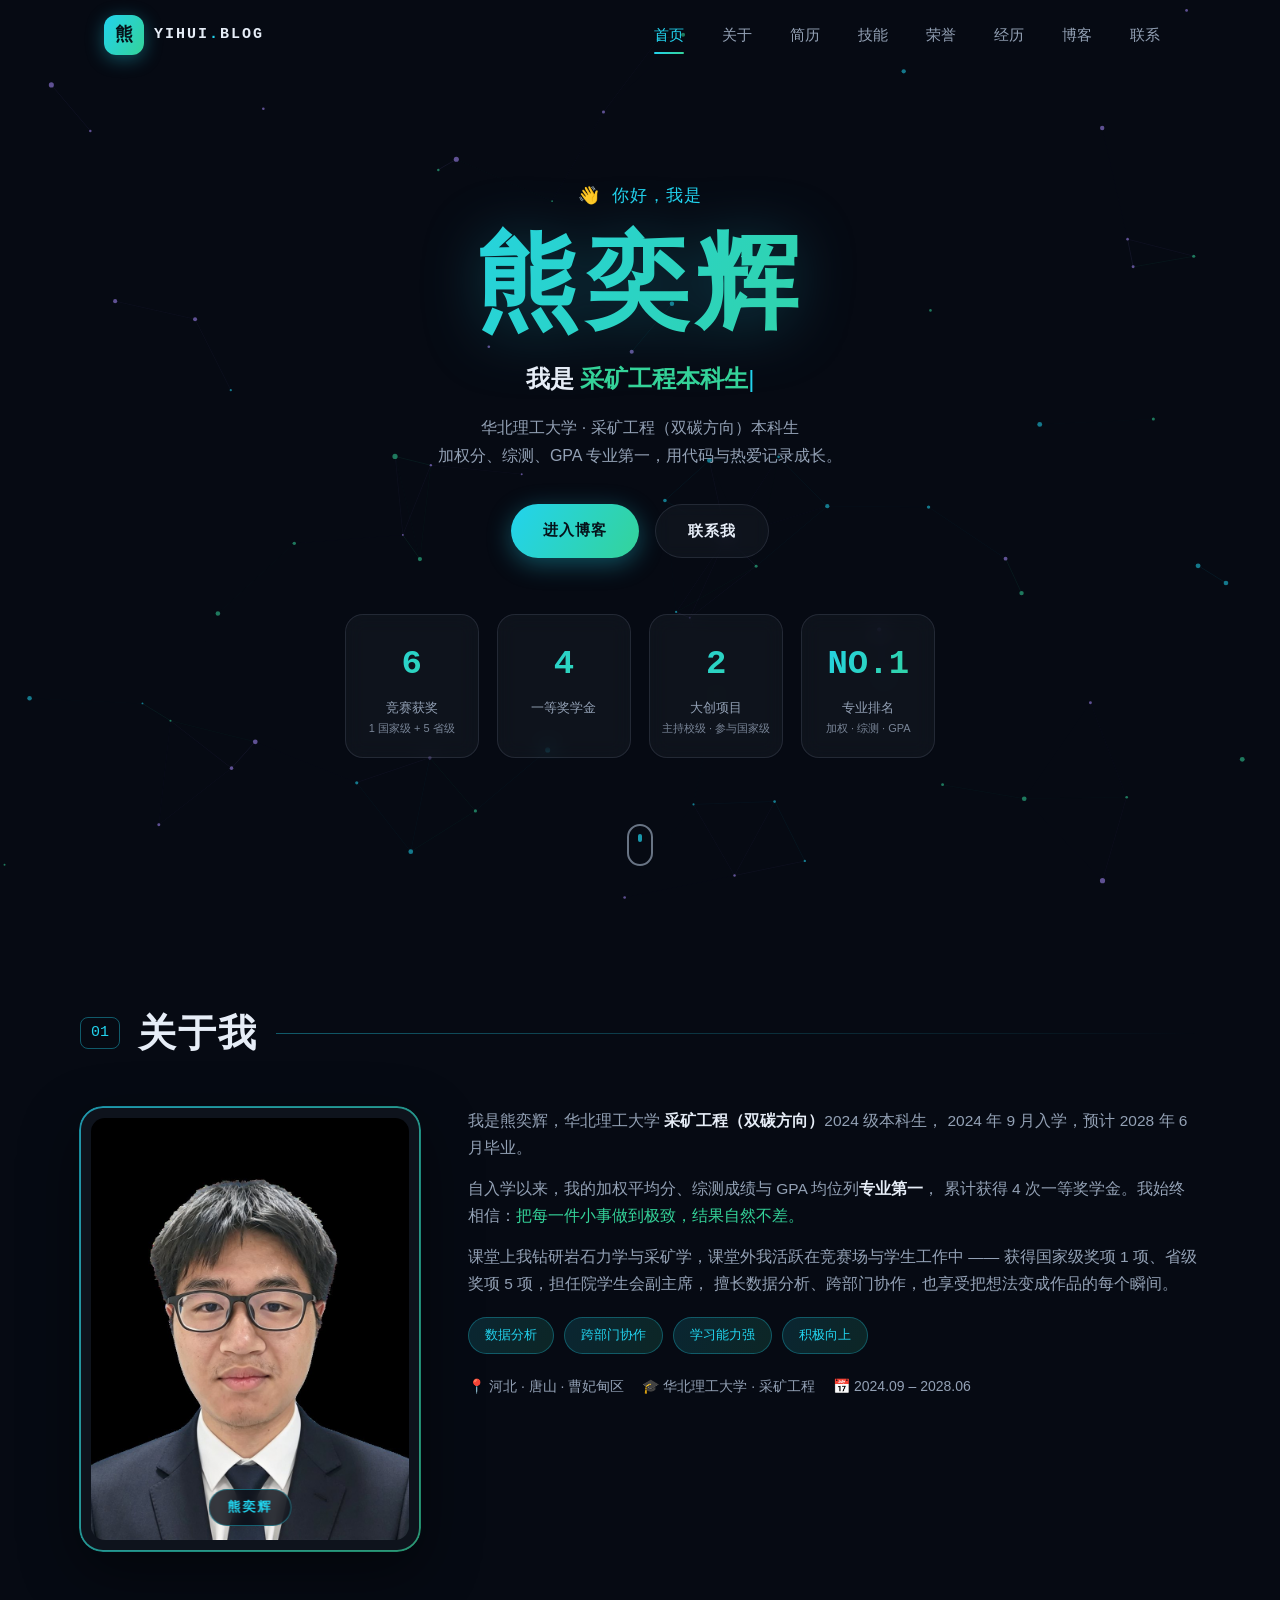
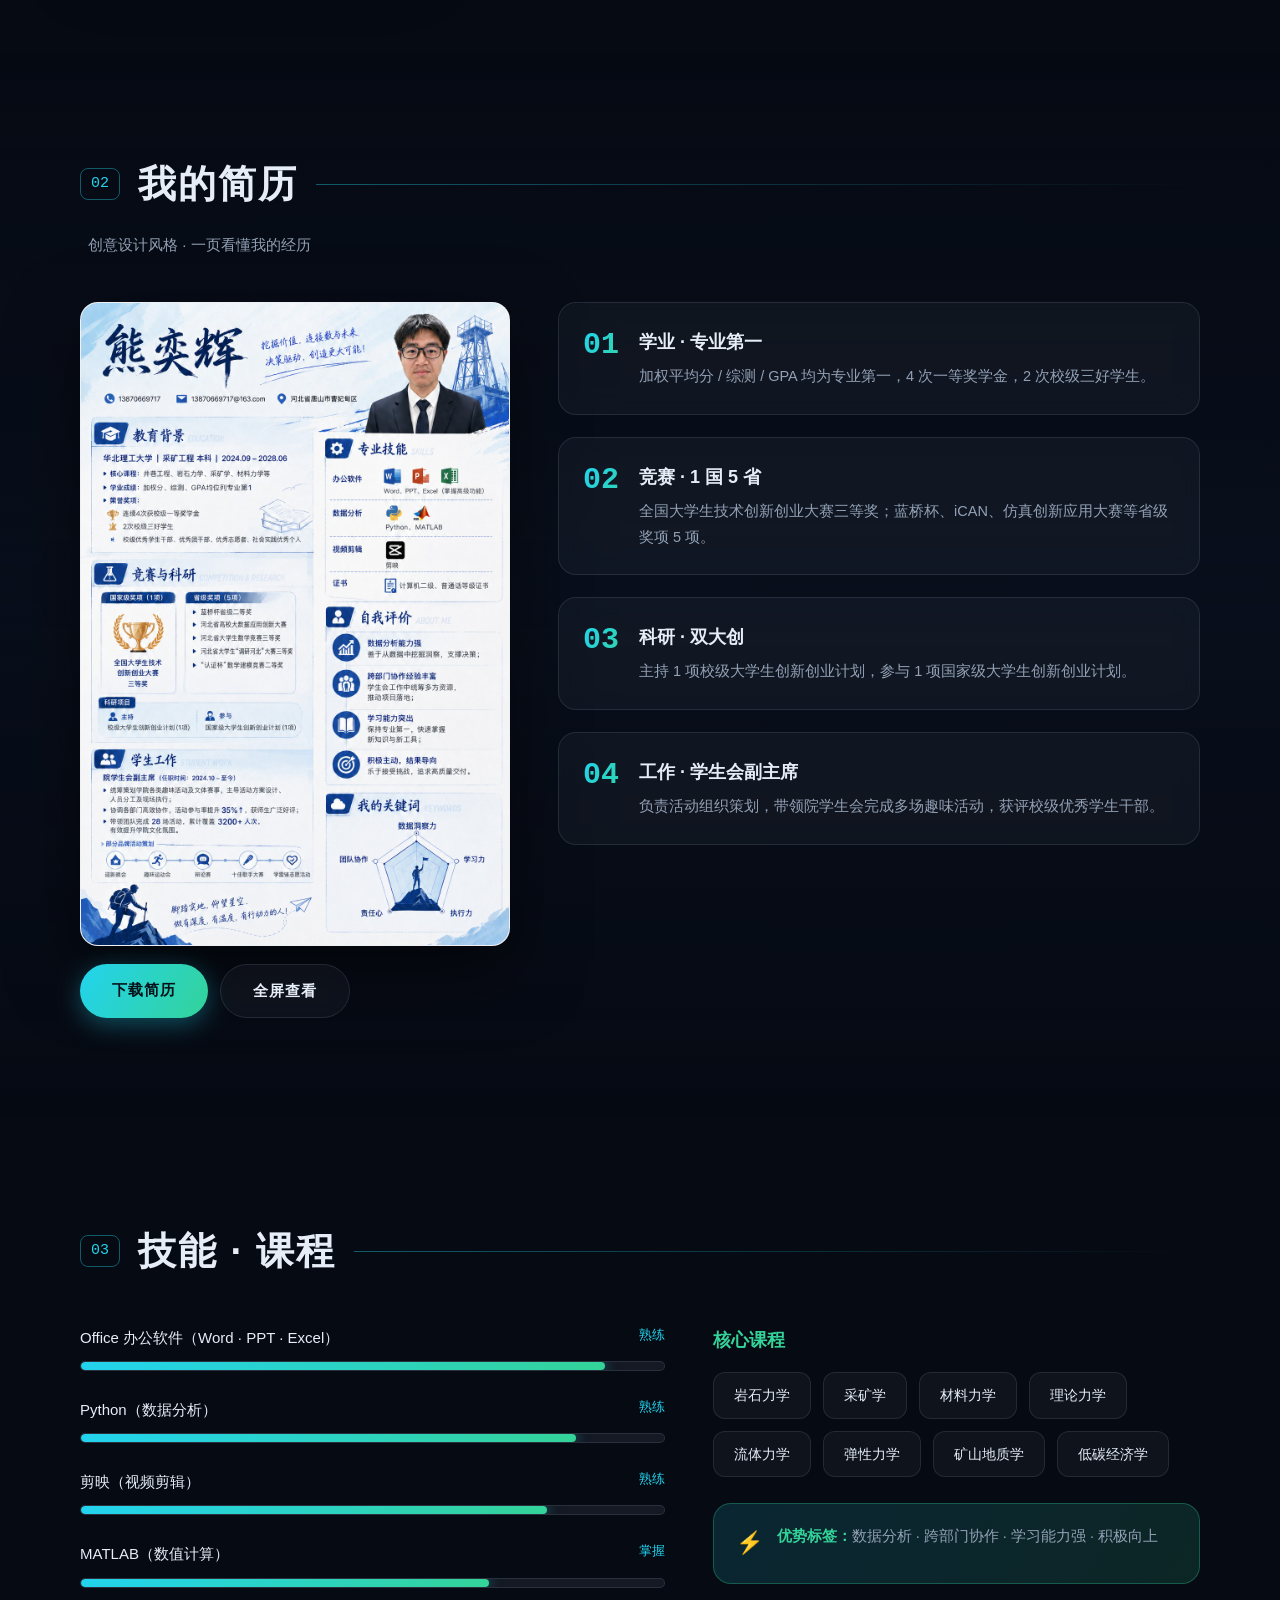
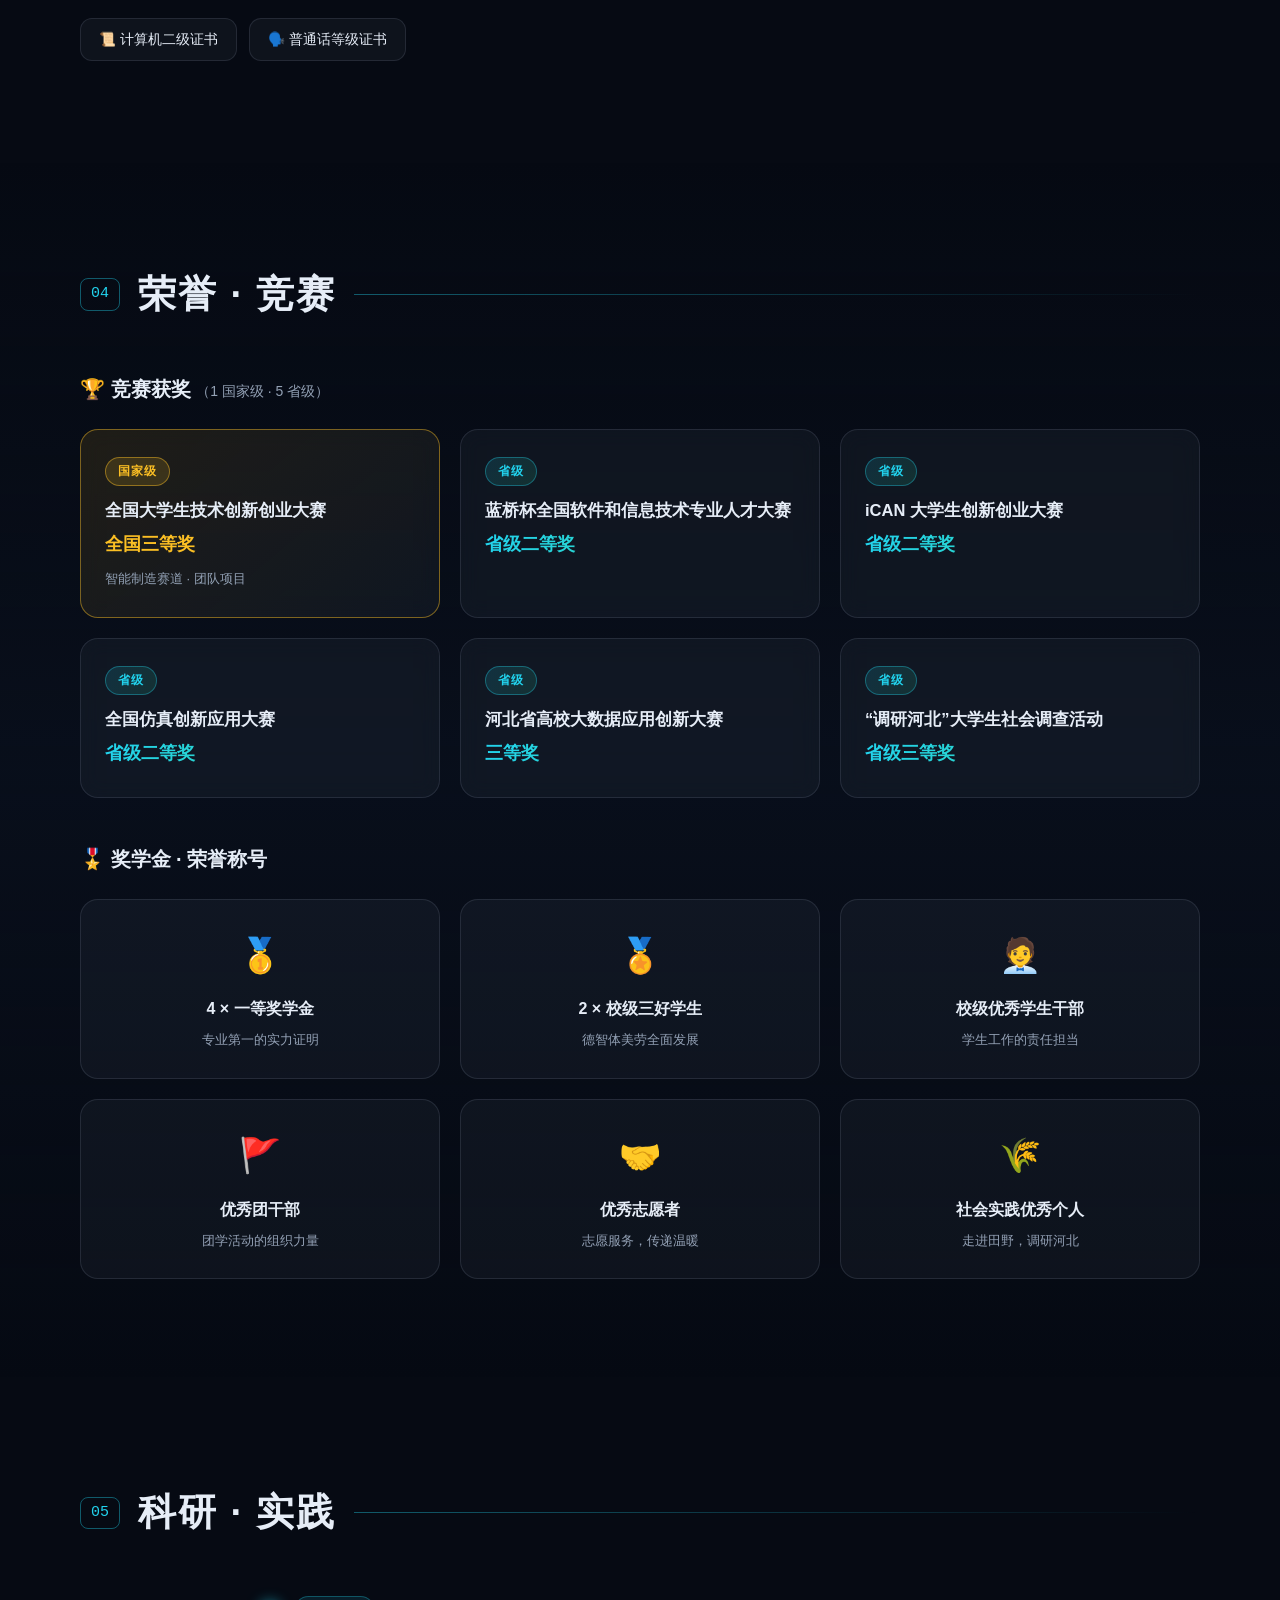
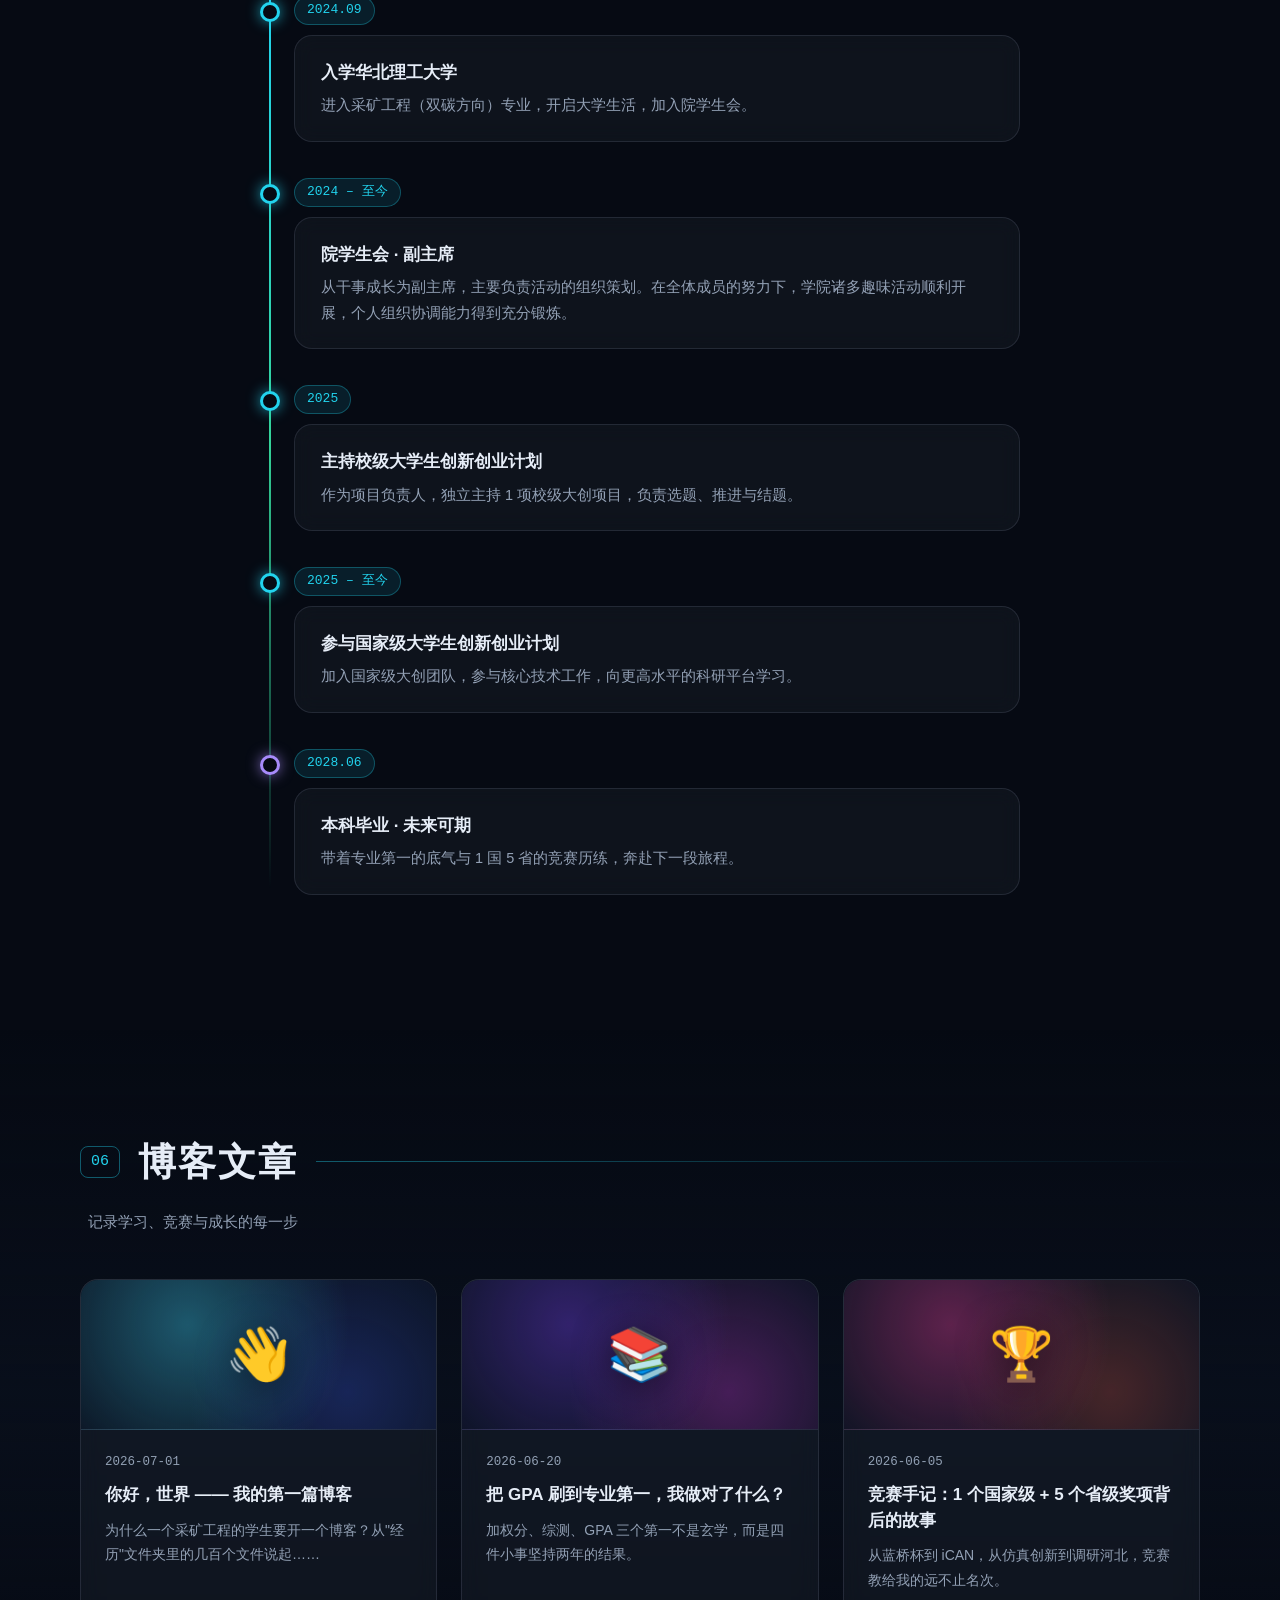
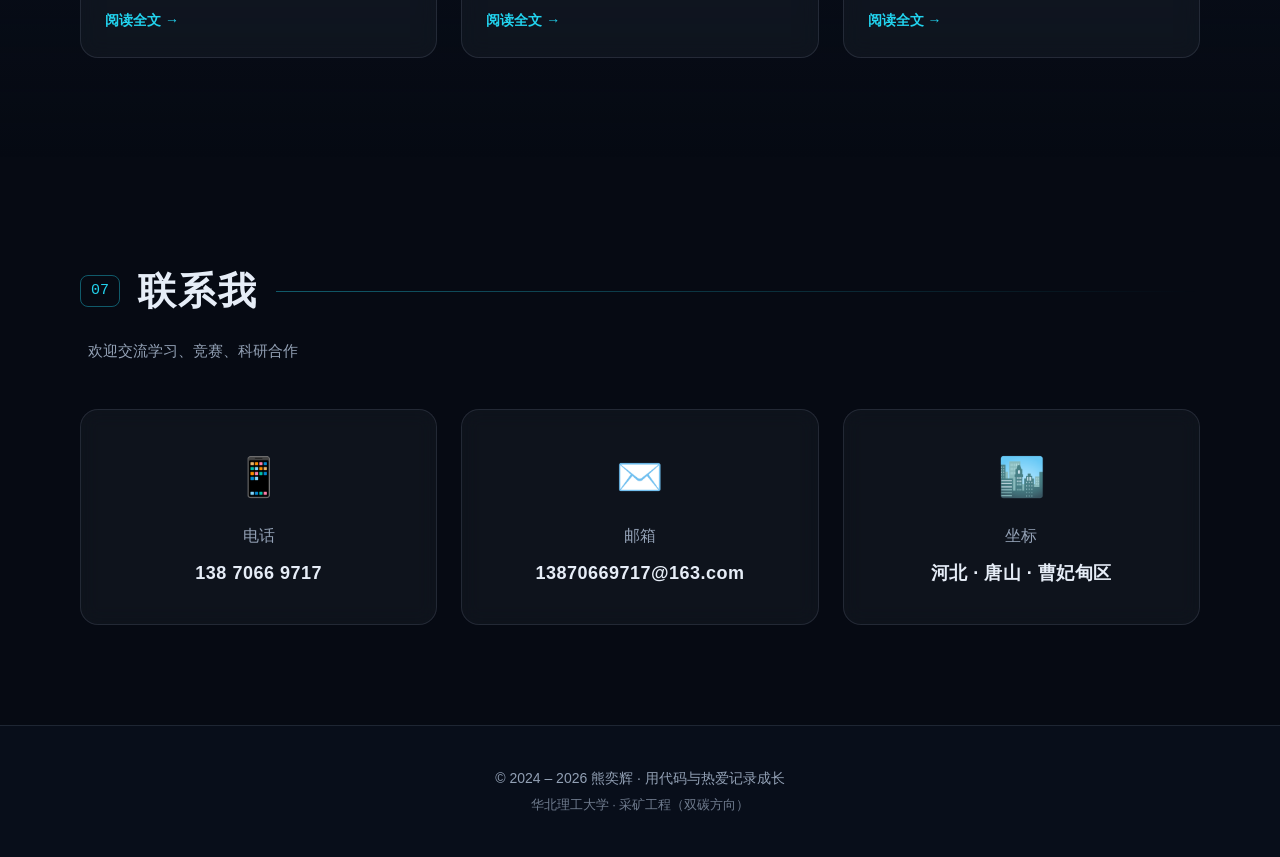
<file: index.html>
<!DOCTYPE html>
<html lang="zh-CN">
<head>
  <meta charset="UTF-8" />
  <meta name="viewport" content="width=device-width, initial-scale=1.0" />
  <title>熊奕辉 · 个人博客 | 华北理工大学 采矿工程</title>
  <meta name="description" content="熊奕辉的个人博客 —— 华北理工大学采矿工程本科生，专业第一，国家级+省级竞赛获奖者。记录学习、竞赛与成长。" />
  <meta name="author" content="熊奕辉" />
  <link rel="icon" href="data:image/svg+xml,%3Csvg xmlns='http://www.w3.org/2000/svg' viewBox='0 0 64 64'%3E%3Cdefs%3E%3ClinearGradient id='g' x1='0' y1='0' x2='1' y2='1'%3E%3Cstop offset='0' stop-color='%2322d3ee'/%3E%3Cstop offset='1' stop-color='%2334d399'/%3E%3C/linearGradient%3E%3C/defs%3E%3Crect width='64' height='64' rx='14' fill='%23060a13'/%3E%3Cpath d='M18 46 L32 16 L46 46' stroke='url(%23g)' stroke-width='6' stroke-linecap='round' stroke-linejoin='round' fill='none'/%3E%3Ccircle cx='32' cy='20' r='4' fill='%23fbbf24'/%3E%3C/svg%3E" />
  <link rel="stylesheet" href="css/style.css" />
</head>
<body>
  <canvas id="bg-canvas" aria-hidden="true"></canvas>
  <div id="scroll-progress"></div>

  <!-- ===== 导航 ===== -->
  <nav id="navbar">
    <div class="nav-inner">
      <a href="#home" class="brand">
        <span class="brand-mark">熊</span>
        <span class="brand-text">YIHUI<span class="brand-dot">.</span>BLOG</span>
      </a>
      <button id="nav-toggle" class="nav-toggle" aria-label="打开菜单">
        <span></span><span></span><span></span>
      </button>
      <ul id="nav-menu" class="nav-menu">
        <li><a href="#home" class="nav-link active">首页</a></li>
        <li><a href="#about" class="nav-link">关于</a></li>
        <li><a href="#resume" class="nav-link">简历</a></li>
        <li><a href="#skills" class="nav-link">技能</a></li>
        <li><a href="#honors" class="nav-link">荣誉</a></li>
        <li><a href="#experience" class="nav-link">经历</a></li>
        <li><a href="#blog" class="nav-link">博客</a></li>
        <li><a href="#contact" class="nav-link">联系</a></li>
      </ul>
    </div>
  </nav>

  <!-- ===== 首屏 ===== -->
  <header id="home" class="hero">
    <div class="hero-content">
      <p class="hero-hello reveal">👋 你好，我是</p>
      <h1 class="hero-name reveal">熊奕辉</h1>
      <p class="hero-role reveal">
        我是 <span id="typed"></span><span class="caret">|</span>
      </p>
      <p class="hero-desc reveal">
        华北理工大学 · 采矿工程（双碳方向）本科生<br />
        加权分、综测、GPA 专业第一，用代码与热爱记录成长。
      </p>
      <div class="hero-actions reveal">
        <a href="#blog" class="btn btn-primary">进入博客</a>
        <a href="#contact" class="btn btn-ghost">联系我</a>
      </div>
      <div class="hero-stats reveal">
        <div class="stat">
          <span class="stat-num" data-count="6">0</span>
          <span class="stat-label">竞赛获奖<br /><small>1 国家级 + 5 省级</small></span>
        </div>
        <div class="stat">
          <span class="stat-num" data-count="4">0</span>
          <span class="stat-label">一等奖学金</span>
        </div>
        <div class="stat">
          <span class="stat-num" data-count="2">0</span>
          <span class="stat-label">大创项目<br /><small>主持校级 · 参与国家级</small></span>
        </div>
        <div class="stat">
          <span class="stat-num">NO.1</span>
          <span class="stat-label">专业排名<br /><small>加权 · 综测 · GPA</small></span>
        </div>
      </div>
    </div>
    <a href="#about" class="scroll-hint" aria-label="向下滚动">
      <span class="mouse"><span class="wheel"></span></span>
    </a>
  </header>

  <main>
    <!-- ===== 01 关于我 ===== -->
    <section id="about" class="section">
      <div class="container">
        <div class="section-head reveal">
          <span class="section-index">01</span>
          <h2 class="section-title">关于我</h2>
          <span class="section-line"></span>
        </div>
        <div class="about-grid">
          <div class="about-photo reveal">
            <div class="photo-frame">
              <img src="assets/id-photo.jpg" alt="熊奕辉的证件照" />
              <div class="photo-badge">熊奕辉</div>
            </div>
          </div>
          <div class="about-text">
            <p class="about-lead reveal">
              我是熊奕辉，华北理工大学 <strong>采矿工程（双碳方向）</strong>2024 级本科生，
              2024 年 9 月入学，预计 2028 年 6 月毕业。
            </p>
            <p class="reveal">
              自入学以来，我的加权平均分、综测成绩与 GPA 均位列<strong>专业第一</strong>，
              累计获得 4 次一等奖学金。我始终相信：<em>把每一件小事做到极致，结果自然不差。</em>
            </p>
            <p class="reveal">
              课堂上我钻研岩石力学与采矿学，课堂外我活跃在竞赛场与学生工作中 ——
              获得国家级奖项 1 项、省级奖项 5 项，担任院学生会副主席，
              擅长数据分析、跨部门协作，也享受把想法变成作品的每个瞬间。
            </p>
            <div class="about-tags reveal">
              <span class="tag">数据分析</span>
              <span class="tag">跨部门协作</span>
              <span class="tag">学习能力强</span>
              <span class="tag">积极向上</span>
            </div>
            <ul class="about-meta reveal">
              <li><span class="meta-icon">📍</span>河北 · 唐山 · 曹妃甸区</li>
              <li><span class="meta-icon">🎓</span>华北理工大学 · 采矿工程</li>
              <li><span class="meta-icon">📅</span>2024.09 – 2028.06</li>
            </ul>
          </div>
        </div>
      </div>
    </section>

    <!-- ===== 02 简历 ===== -->
    <section id="resume" class="section section-alt">
      <div class="container">
        <div class="section-head reveal">
          <span class="section-index">02</span>
          <h2 class="section-title">我的简历</h2>
          <span class="section-line"></span>
        </div>
        <p class="section-sub reveal">创意设计风格 · 一页看懂我的经历</p>
        <div class="resume-grid">
          <div class="resume-card reveal">
            <div class="resume-frame">
              <img src="assets/resume.jpg" alt="熊奕辉的简历" loading="lazy" />
            </div>
            <div class="resume-actions">
              <a class="btn btn-primary" href="assets/resume.jpg" download="熊奕辉-简历.jpg">下载简历</a>
              <a class="btn btn-ghost" href="assets/resume.jpg" target="_blank" rel="noopener">全屏查看</a>
            </div>
          </div>
          <div class="resume-highlights">
            <div class="hl-item reveal">
              <span class="hl-num">01</span>
              <div>
                <h3>学业 · 专业第一</h3>
                <p>加权平均分 / 综测 / GPA 均为专业第一，4 次一等奖学金，2 次校级三好学生。</p>
              </div>
            </div>
            <div class="hl-item reveal">
              <span class="hl-num">02</span>
              <div>
                <h3>竞赛 · 1 国 5 省</h3>
                <p>全国大学生技术创新创业大赛三等奖；蓝桥杯、iCAN、仿真创新应用大赛等省级奖项 5 项。</p>
              </div>
            </div>
            <div class="hl-item reveal">
              <span class="hl-num">03</span>
              <div>
                <h3>科研 · 双大创</h3>
                <p>主持 1 项校级大学生创新创业计划，参与 1 项国家级大学生创新创业计划。</p>
              </div>
            </div>
            <div class="hl-item reveal">
              <span class="hl-num">04</span>
              <div>
                <h3>工作 · 学生会副主席</h3>
                <p>负责活动组织策划，带领院学生会完成多场趣味活动，获评校级优秀学生干部。</p>
              </div>
            </div>
          </div>
        </div>
      </div>
    </section>

    <!-- ===== 03 技能与课程 ===== -->
    <section id="skills" class="section">
      <div class="container">
        <div class="section-head reveal">
          <span class="section-index">03</span>
          <h2 class="section-title">技能 · 课程</h2>
          <span class="section-line"></span>
        </div>
        <div class="skills-grid">
          <div class="skills-bars">
            <div class="skill reveal">
              <div class="skill-top"><span>Office 办公软件（Word · PPT · Excel）</span><span>熟练</span></div>
              <div class="skill-bar"><div class="skill-fill" style="--w:90%"></div></div>
            </div>
            <div class="skill reveal">
              <div class="skill-top"><span>Python（数据分析）</span><span>熟练</span></div>
              <div class="skill-bar"><div class="skill-fill" style="--w:85%"></div></div>
            </div>
            <div class="skill reveal">
              <div class="skill-top"><span>剪映（视频剪辑）</span><span>熟练</span></div>
              <div class="skill-bar"><div class="skill-fill" style="--w:80%"></div></div>
            </div>
            <div class="skill reveal">
              <div class="skill-top"><span>MATLAB（数值计算）</span><span>掌握</span></div>
              <div class="skill-bar"><div class="skill-fill" style="--w:70%"></div></div>
            </div>
            <div class="cert-row reveal">
              <span class="cert">📜 计算机二级证书</span>
              <span class="cert">🗣️ 普通话等级证书</span>
            </div>
          </div>
          <div class="courses">
            <h3 class="courses-title reveal">核心课程</h3>
            <div class="course-chips reveal">
              <span class="course-chip">岩石力学</span>
              <span class="course-chip">采矿学</span>
              <span class="course-chip">材料力学</span>
              <span class="course-chip">理论力学</span>
              <span class="course-chip">流体力学</span>
              <span class="course-chip">弹性力学</span>
              <span class="course-chip">矿山地质学</span>
              <span class="course-chip">低碳经济学</span>
            </div>
            <div class="strength-note reveal">
              <span class="strength-icon">⚡</span>
              <p><strong>优势标签：</strong>数据分析 · 跨部门协作 · 学习能力强 · 积极向上</p>
            </div>
          </div>
        </div>
      </div>
    </section>

    <!-- ===== 04 荣誉与竞赛 ===== -->
    <section id="honors" class="section section-alt">
      <div class="container">
        <div class="section-head reveal">
          <span class="section-index">04</span>
          <h2 class="section-title">荣誉 · 竞赛</h2>
          <span class="section-line"></span>
        </div>

        <h3 class="honor-group-title reveal">🏆 竞赛获奖 <small>（1 国家级 · 5 省级）</small></h3>
        <div class="award-grid">
          <article class="award-card award-national reveal">
            <span class="award-tier">国家级</span>
            <h4>全国大学生技术创新创业大赛</h4>
            <p class="award-prize">全国三等奖</p>
            <p class="award-note">智能制造赛道 · 团队项目</p>
          </article>
          <article class="award-card reveal">
            <span class="award-tier">省级</span>
            <h4>蓝桥杯全国软件和信息技术专业人才大赛</h4>
            <p class="award-prize">省级二等奖</p>
          </article>
          <article class="award-card reveal">
            <span class="award-tier">省级</span>
            <h4>iCAN 大学生创新创业大赛</h4>
            <p class="award-prize">省级二等奖</p>
          </article>
          <article class="award-card reveal">
            <span class="award-tier">省级</span>
            <h4>全国仿真创新应用大赛</h4>
            <p class="award-prize">省级二等奖</p>
          </article>
          <article class="award-card reveal">
            <span class="award-tier">省级</span>
            <h4>河北省高校大数据应用创新大赛</h4>
            <p class="award-prize">三等奖</p>
          </article>
          <article class="award-card reveal">
            <span class="award-tier">省级</span>
            <h4>“调研河北”大学生社会调查活动</h4>
            <p class="award-prize">省级三等奖</p>
          </article>
        </div>

        <h3 class="honor-group-title reveal">🎖️ 奖学金 · 荣誉称号</h3>
        <div class="badge-grid">
          <div class="badge-card reveal"><span class="badge-icon">🥇</span><h4>4 × 一等奖学金</h4><p>专业第一的实力证明</p></div>
          <div class="badge-card reveal"><span class="badge-icon">🏅</span><h4>2 × 校级三好学生</h4><p>德智体美劳全面发展</p></div>
          <div class="badge-card reveal"><span class="badge-icon">🧑‍💼</span><h4>校级优秀学生干部</h4><p>学生工作的责任担当</p></div>
          <div class="badge-card reveal"><span class="badge-icon">🚩</span><h4>优秀团干部</h4><p>团学活动的组织力量</p></div>
          <div class="badge-card reveal"><span class="badge-icon">🤝</span><h4>优秀志愿者</h4><p>志愿服务，传递温暖</p></div>
          <div class="badge-card reveal"><span class="badge-icon">🌾</span><h4>社会实践优秀个人</h4><p>走进田野，调研河北</p></div>
        </div>
      </div>
    </section>

    <!-- ===== 05 科研与实践 ===== -->
    <section id="experience" class="section">
      <div class="container">
        <div class="section-head reveal">
          <span class="section-index">05</span>
          <h2 class="section-title">科研 · 实践</h2>
          <span class="section-line"></span>
        </div>
        <div class="timeline">
          <div class="tl-item reveal">
            <span class="tl-dot"></span>
            <time class="tl-time">2024.09</time>
            <div class="tl-card">
              <h3>入学华北理工大学</h3>
              <p>进入采矿工程（双碳方向）专业，开启大学生活，加入院学生会。</p>
            </div>
          </div>
          <div class="tl-item reveal">
            <span class="tl-dot"></span>
            <time class="tl-time">2024 – 至今</time>
            <div class="tl-card">
              <h3>院学生会 · 副主席</h3>
              <p>从干事成长为副主席，主要负责活动的组织策划。在全体成员的努力下，学院诸多趣味活动顺利开展，个人组织协调能力得到充分锻炼。</p>
            </div>
          </div>
          <div class="tl-item reveal">
            <span class="tl-dot"></span>
            <time class="tl-time">2025</time>
            <div class="tl-card">
              <h3>主持校级大学生创新创业计划</h3>
              <p>作为项目负责人，独立主持 1 项校级大创项目，负责选题、推进与结题。</p>
            </div>
          </div>
          <div class="tl-item reveal">
            <span class="tl-dot"></span>
            <time class="tl-time">2025 – 至今</time>
            <div class="tl-card">
              <h3>参与国家级大学生创新创业计划</h3>
              <p>加入国家级大创团队，参与核心技术工作，向更高水平的科研平台学习。</p>
            </div>
          </div>
          <div class="tl-item reveal">
            <span class="tl-dot tl-dot-future"></span>
            <time class="tl-time">2028.06</time>
            <div class="tl-card">
              <h3>本科毕业 · 未来可期</h3>
              <p>带着专业第一的底气与 1 国 5 省的竞赛历练，奔赴下一段旅程。</p>
            </div>
          </div>
        </div>
      </div>
    </section>

    <!-- ===== 06 博客 ===== -->
    <section id="blog" class="section section-alt">
      <div class="container">
        <div class="section-head reveal">
          <span class="section-index">06</span>
          <h2 class="section-title">博客文章</h2>
          <span class="section-line"></span>
        </div>
        <p class="section-sub reveal">记录学习、竞赛与成长的每一步</p>
        <div class="post-grid">
          <article class="post-card reveal">
            <div class="post-cover" style="--hue:190">
              <span class="post-emoji">👋</span>
            </div>
            <div class="post-body">
              <time>2026-07-01</time>
              <h3><a href="posts/hello-world.html">你好，世界 —— 我的第一篇博客</a></h3>
              <p>为什么一个采矿工程的学生要开一个博客？从"经历"文件夹里的几百个文件说起……</p>
              <a class="post-more" href="posts/hello-world.html">阅读全文 →</a>
            </div>
          </article>
          <article class="post-card reveal">
            <div class="post-cover" style="--hue:260">
              <span class="post-emoji">📚</span>
            </div>
            <div class="post-body">
              <time>2026-06-20</time>
              <h3><a href="posts/first-place.html">把 GPA 刷到专业第一，我做对了什么？</a></h3>
              <p>加权分、综测、GPA 三个第一不是玄学，而是四件小事坚持两年的结果。</p>
              <a class="post-more" href="posts/first-place.html">阅读全文 →</a>
            </div>
          </article>
          <article class="post-card reveal">
            <div class="post-cover" style="--hue:330">
              <span class="post-emoji">🏆</span>
            </div>
            <div class="post-body">
              <time>2026-06-05</time>
              <h3><a href="posts/competition.html">竞赛手记：1 个国家级 + 5 个省级奖项背后的故事</a></h3>
              <p>从蓝桥杯到 iCAN，从仿真创新到调研河北，竞赛教给我的远不止名次。</p>
              <a class="post-more" href="posts/competition.html">阅读全文 →</a>
            </div>
          </article>
        </div>
      </div>
    </section>

    <!-- ===== 07 联系 ===== -->
    <section id="contact" class="section">
      <div class="container">
        <div class="section-head reveal">
          <span class="section-index">07</span>
          <h2 class="section-title">联系我</h2>
          <span class="section-line"></span>
        </div>
        <p class="section-sub reveal">欢迎交流学习、竞赛、科研合作</p>
        <div class="contact-grid">
          <a class="contact-card reveal" href="tel:13870669717">
            <span class="contact-icon">📱</span>
            <h3>电话</h3>
            <p>138 7066 9717</p>
          </a>
          <a class="contact-card reveal" href="mailto:13870669717@163.com">
            <span class="contact-icon">✉️</span>
            <h3>邮箱</h3>
            <p>13870669717@163.com</p>
          </a>
          <div class="contact-card reveal">
            <span class="contact-icon">🏙️</span>
            <h3>坐标</h3>
            <p>河北 · 唐山 · 曹妃甸区</p>
          </div>
        </div>
      </div>
    </section>
  </main>

  <footer class="footer">
    <div class="container footer-inner">
      <p>© 2024 – 2026 熊奕辉 · 用代码与热爱记录成长</p>
      <p class="footer-sub">华北理工大学 · 采矿工程（双碳方向）</p>
    </div>
  </footer>

  <script src="js/main.js"></script>
</body>
</html>
</file>
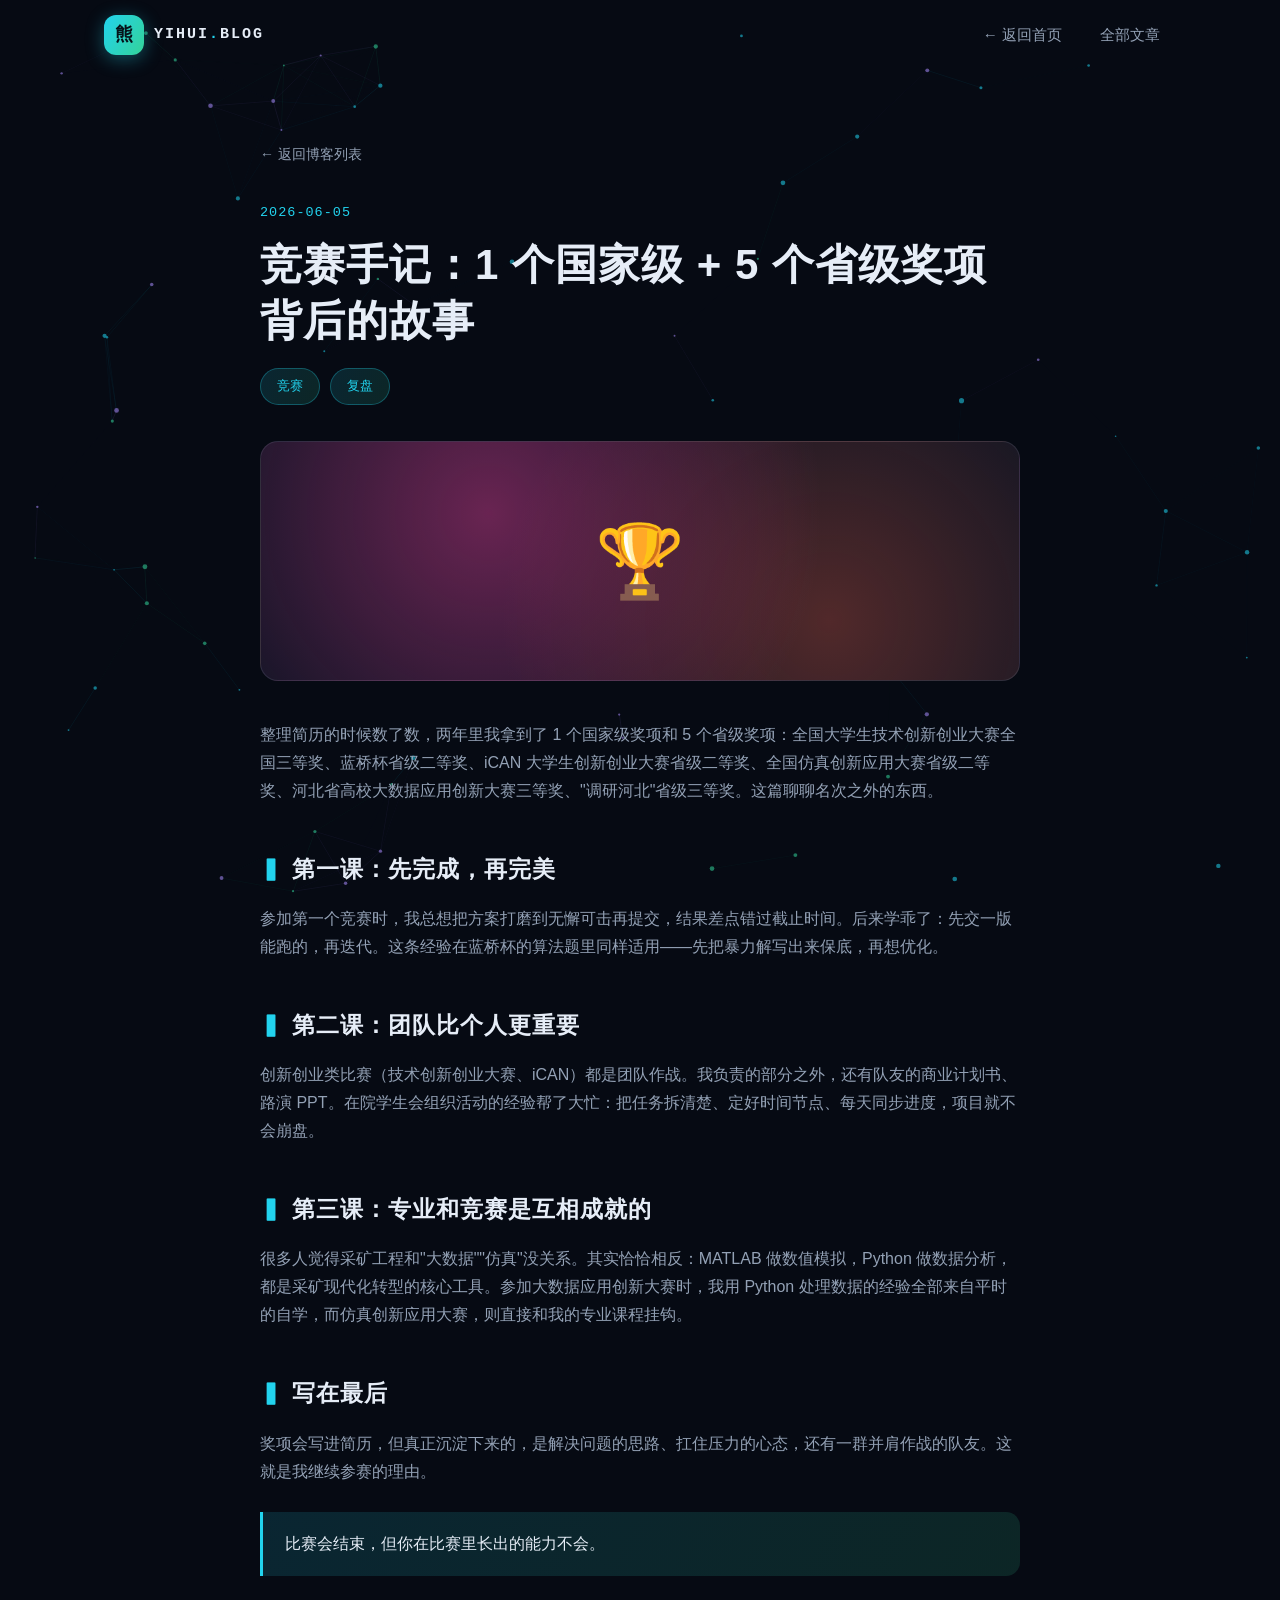
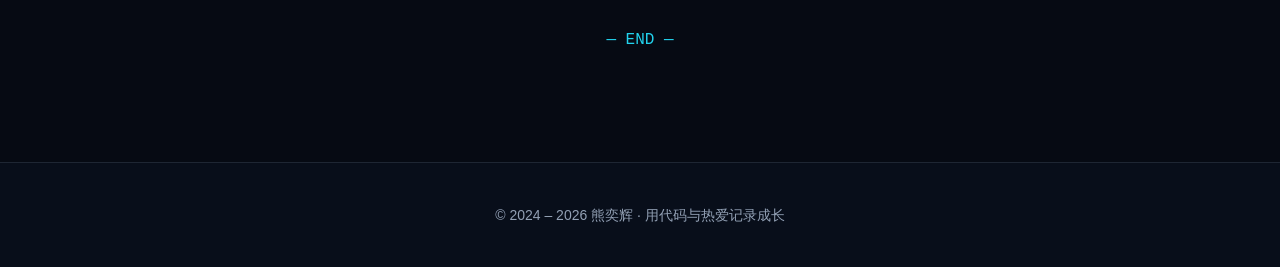
<file: posts/competition.html>
<!DOCTYPE html>
<html lang="zh-CN">
<head>
  <meta charset="UTF-8" />
  <meta name="viewport" content="width=device-width, initial-scale=1.0" />
  <title>竞赛手记：1 个国家级 + 5 个省级奖项背后的故事 | 熊奕辉</title>
  <meta name="description" content="从蓝桥杯到 iCAN，从仿真创新到调研河北，竞赛教给我的远不止名次。" />
  <link rel="icon" href="data:image/svg+xml,%3Csvg xmlns='http://www.w3.org/2000/svg' viewBox='0 0 64 64'%3E%3Cdefs%3E%3ClinearGradient id='g' x1='0' y1='0' x2='1' y2='1'%3E%3Cstop offset='0' stop-color='%2322d3ee'/%3E%3Cstop offset='1' stop-color='%2334d399'/%3E%3C/linearGradient%3E%3C/defs%3E%3Crect width='64' height='64' rx='14' fill='%23060a13'/%3E%3Cpath d='M18 46 L32 16 L46 46' stroke='url(%23g)' stroke-width='6' stroke-linecap='round' stroke-linejoin='round' fill='none'/%3E%3Ccircle cx='32' cy='20' r='4' fill='%23fbbf24'/%3E%3C/svg%3E" />
  <link rel="stylesheet" href="../css/style.css" />
</head>
<body>
  <canvas id="bg-canvas" aria-hidden="true"></canvas>
  <div id="scroll-progress"></div>
  <nav id="navbar">
    <div class="nav-inner">
      <a href="../index.html" class="brand">
        <span class="brand-mark">熊</span>
        <span class="brand-text">YIHUI<span class="brand-dot">.</span>BLOG</span>
      </a>
      <ul class="nav-menu">
        <li><a href="../index.html" class="nav-link">← 返回首页</a></li>
        <li><a href="../index.html#blog" class="nav-link">全部文章</a></li>
      </ul>
    </div>
  </nav>

  <div class="post-page">
    <div class="post-page-inner">
      <a class="post-back" href="../index.html#blog">← 返回博客列表</a>
      <header class="post-page-header">
        <span class="post-date">2026-06-05</span>
        <h1>竞赛手记：1 个国家级 + 5 个省级奖项背后的故事</h1>
        <div class="post-tags">
          <span class="tag">竞赛</span>
          <span class="tag">复盘</span>
        </div>
      </header>
      <div class="post-page-cover" style="--hue:330"><span>🏆</span></div>

      <article class="prose">
        <p>整理简历的时候数了数，两年里我拿到了 1 个国家级奖项和 5 个省级奖项：全国大学生技术创新创业大赛全国三等奖、蓝桥杯省级二等奖、iCAN 大学生创新创业大赛省级二等奖、全国仿真创新应用大赛省级二等奖、河北省高校大数据应用创新大赛三等奖、"调研河北"省级三等奖。这篇聊聊名次之外的东西。</p>

        <h2>第一课：先完成，再完美</h2>
        <p>参加第一个竞赛时，我总想把方案打磨到无懈可击再提交，结果差点错过截止时间。后来学乖了：先交一版能跑的，再迭代。这条经验在蓝桥杯的算法题里同样适用——先把暴力解写出来保底，再想优化。</p>

        <h2>第二课：团队比个人更重要</h2>
        <p>创新创业类比赛（技术创新创业大赛、iCAN）都是团队作战。我负责的部分之外，还有队友的商业计划书、路演 PPT。在院学生会组织活动的经验帮了大忙：把任务拆清楚、定好时间节点、每天同步进度，项目就不会崩盘。</p>

        <h2>第三课：专业和竞赛是互相成就的</h2>
        <p>很多人觉得采矿工程和"大数据""仿真"没关系。其实恰恰相反：MATLAB 做数值模拟，Python 做数据分析，都是采矿现代化转型的核心工具。参加大数据应用创新大赛时，我用 Python 处理数据的经验全部来自平时的自学，而仿真创新应用大赛，则直接和我的专业课程挂钩。</p>

        <h2>写在最后</h2>
        <p>奖项会写进简历，但真正沉淀下来的，是解决问题的思路、扛住压力的心态，还有一群并肩作战的队友。这就是我继续参赛的理由。</p>

        <blockquote>比赛会结束，但你在比赛里长出的能力不会。</blockquote>

        <p class="end-mark">— END —</p>
      </article>
    </div>
  </div>

  <footer class="footer">
    <div class="container footer-inner">
      <p>© 2024 – 2026 熊奕辉 · 用代码与热爱记录成长</p>
    </div>
  </footer>

  <script src="../js/main.js"></script>
</body>
</html>
</file>
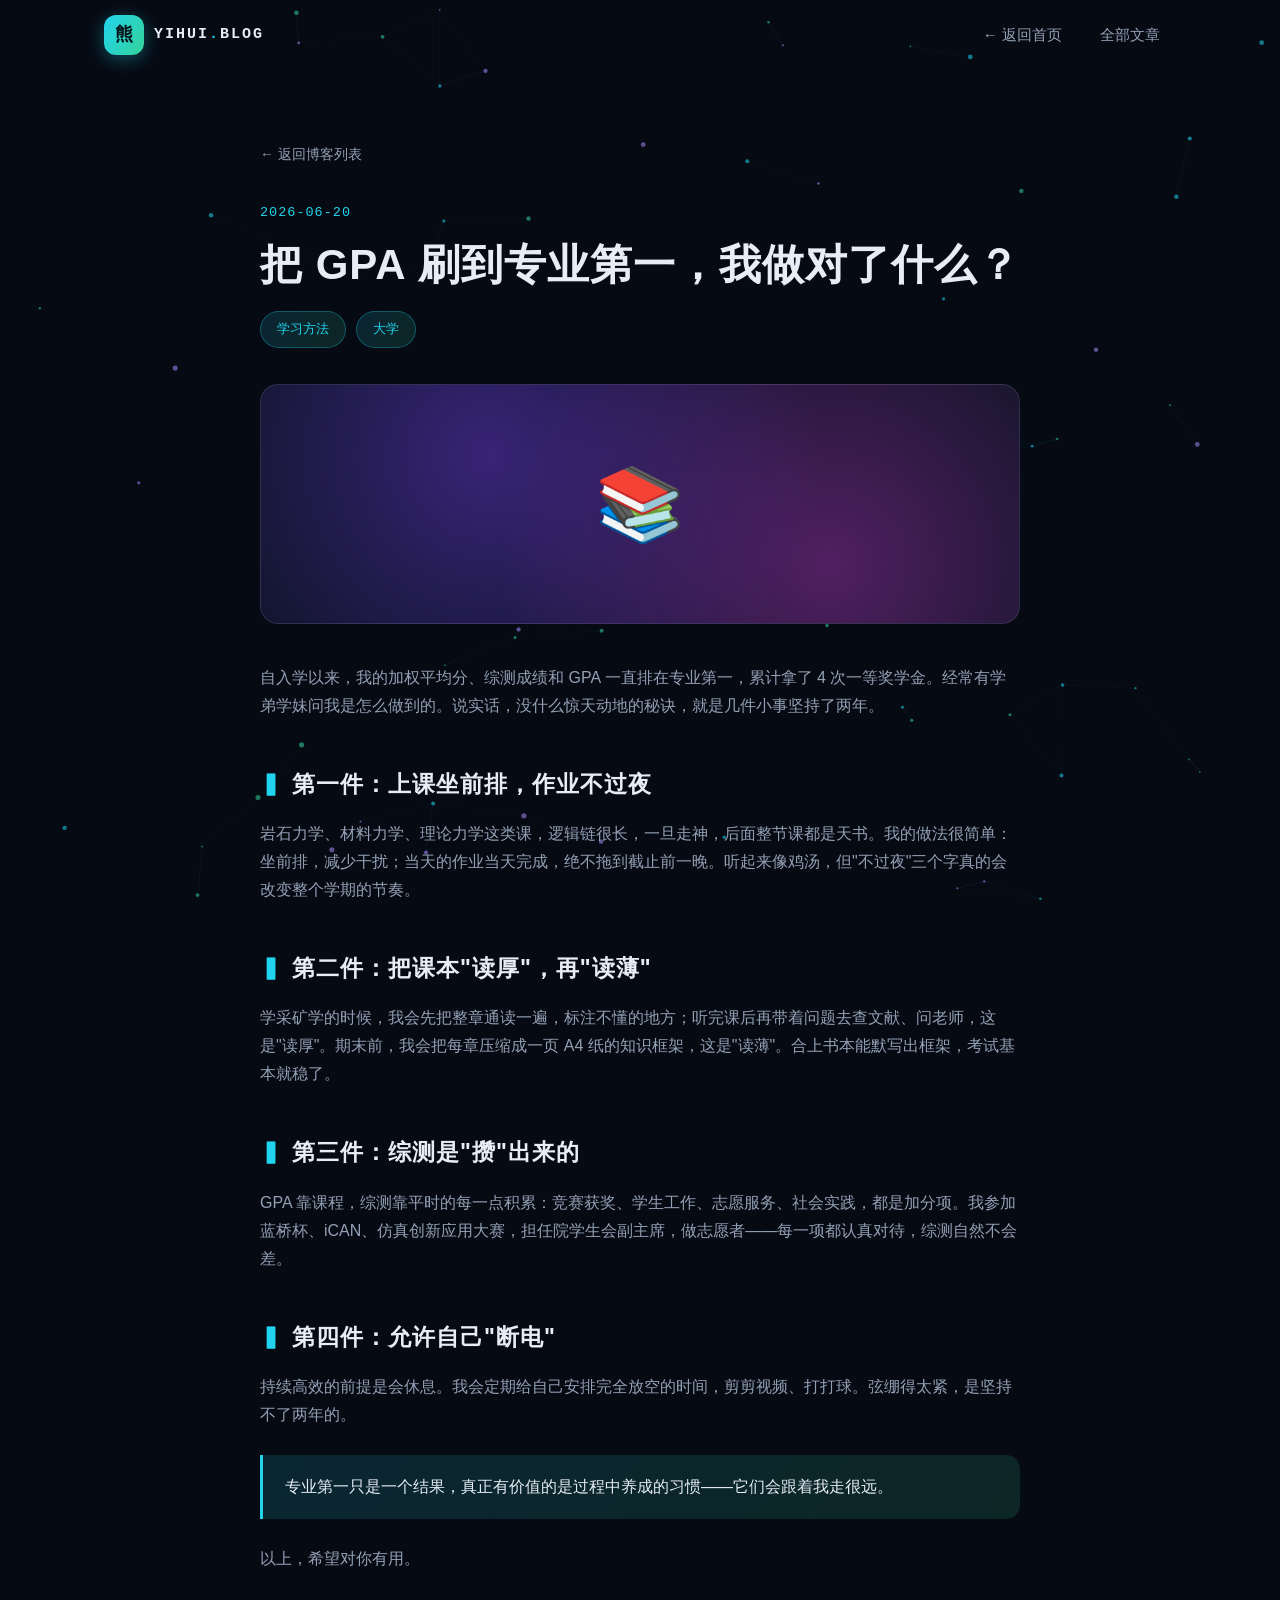
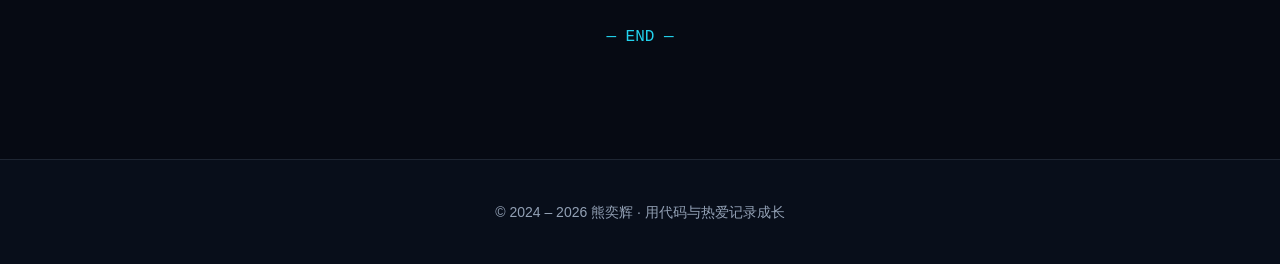
<file: posts/first-place.html>
<!DOCTYPE html>
<html lang="zh-CN">
<head>
  <meta charset="UTF-8" />
  <meta name="viewport" content="width=device-width, initial-scale=1.0" />
  <title>把 GPA 刷到专业第一，我做对了什么？ | 熊奕辉</title>
  <meta name="description" content="加权分、综测、GPA 三个专业第一不是玄学，而是四件小事坚持两年的结果。" />
  <link rel="icon" href="data:image/svg+xml,%3Csvg xmlns='http://www.w3.org/2000/svg' viewBox='0 0 64 64'%3E%3Cdefs%3E%3ClinearGradient id='g' x1='0' y1='0' x2='1' y2='1'%3E%3Cstop offset='0' stop-color='%2322d3ee'/%3E%3Cstop offset='1' stop-color='%2334d399'/%3E%3C/linearGradient%3E%3C/defs%3E%3Crect width='64' height='64' rx='14' fill='%23060a13'/%3E%3Cpath d='M18 46 L32 16 L46 46' stroke='url(%23g)' stroke-width='6' stroke-linecap='round' stroke-linejoin='round' fill='none'/%3E%3Ccircle cx='32' cy='20' r='4' fill='%23fbbf24'/%3E%3C/svg%3E" />
  <link rel="stylesheet" href="../css/style.css" />
</head>
<body>
  <canvas id="bg-canvas" aria-hidden="true"></canvas>
  <div id="scroll-progress"></div>
  <nav id="navbar">
    <div class="nav-inner">
      <a href="../index.html" class="brand">
        <span class="brand-mark">熊</span>
        <span class="brand-text">YIHUI<span class="brand-dot">.</span>BLOG</span>
      </a>
      <ul class="nav-menu">
        <li><a href="../index.html" class="nav-link">← 返回首页</a></li>
        <li><a href="../index.html#blog" class="nav-link">全部文章</a></li>
      </ul>
    </div>
  </nav>

  <div class="post-page">
    <div class="post-page-inner">
      <a class="post-back" href="../index.html#blog">← 返回博客列表</a>
      <header class="post-page-header">
        <span class="post-date">2026-06-20</span>
        <h1>把 GPA 刷到专业第一，我做对了什么？</h1>
        <div class="post-tags">
          <span class="tag">学习方法</span>
          <span class="tag">大学</span>
        </div>
      </header>
      <div class="post-page-cover" style="--hue:260"><span>📚</span></div>

      <article class="prose">
        <p>自入学以来，我的加权平均分、综测成绩和 GPA 一直排在专业第一，累计拿了 4 次一等奖学金。经常有学弟学妹问我是怎么做到的。说实话，没什么惊天动地的秘诀，就是几件小事坚持了两年。</p>

        <h2>第一件：上课坐前排，作业不过夜</h2>
        <p>岩石力学、材料力学、理论力学这类课，逻辑链很长，一旦走神，后面整节课都是天书。我的做法很简单：坐前排，减少干扰；当天的作业当天完成，绝不拖到截止前一晚。听起来像鸡汤，但"不过夜"三个字真的会改变整个学期的节奏。</p>

        <h2>第二件：把课本"读厚"，再"读薄"</h2>
        <p>学采矿学的时候，我会先把整章通读一遍，标注不懂的地方；听完课后再带着问题去查文献、问老师，这是"读厚"。期末前，我会把每章压缩成一页 A4 纸的知识框架，这是"读薄"。合上书本能默写出框架，考试基本就稳了。</p>

        <h2>第三件：综测是"攒"出来的</h2>
        <p>GPA 靠课程，综测靠平时的每一点积累：竞赛获奖、学生工作、志愿服务、社会实践，都是加分项。我参加蓝桥杯、iCAN、仿真创新应用大赛，担任院学生会副主席，做志愿者——每一项都认真对待，综测自然不会差。</p>

        <h2>第四件：允许自己"断电"</h2>
        <p>持续高效的前提是会休息。我会定期给自己安排完全放空的时间，剪剪视频、打打球。弦绷得太紧，是坚持不了两年的。</p>

        <blockquote>专业第一只是一个结果，真正有价值的是过程中养成的习惯——它们会跟着我走很远。</blockquote>

        <p>以上，希望对你有用。</p>

        <p class="end-mark">— END —</p>
      </article>
    </div>
  </div>

  <footer class="footer">
    <div class="container footer-inner">
      <p>© 2024 – 2026 熊奕辉 · 用代码与热爱记录成长</p>
    </div>
  </footer>

  <script src="../js/main.js"></script>
</body>
</html>
</file>
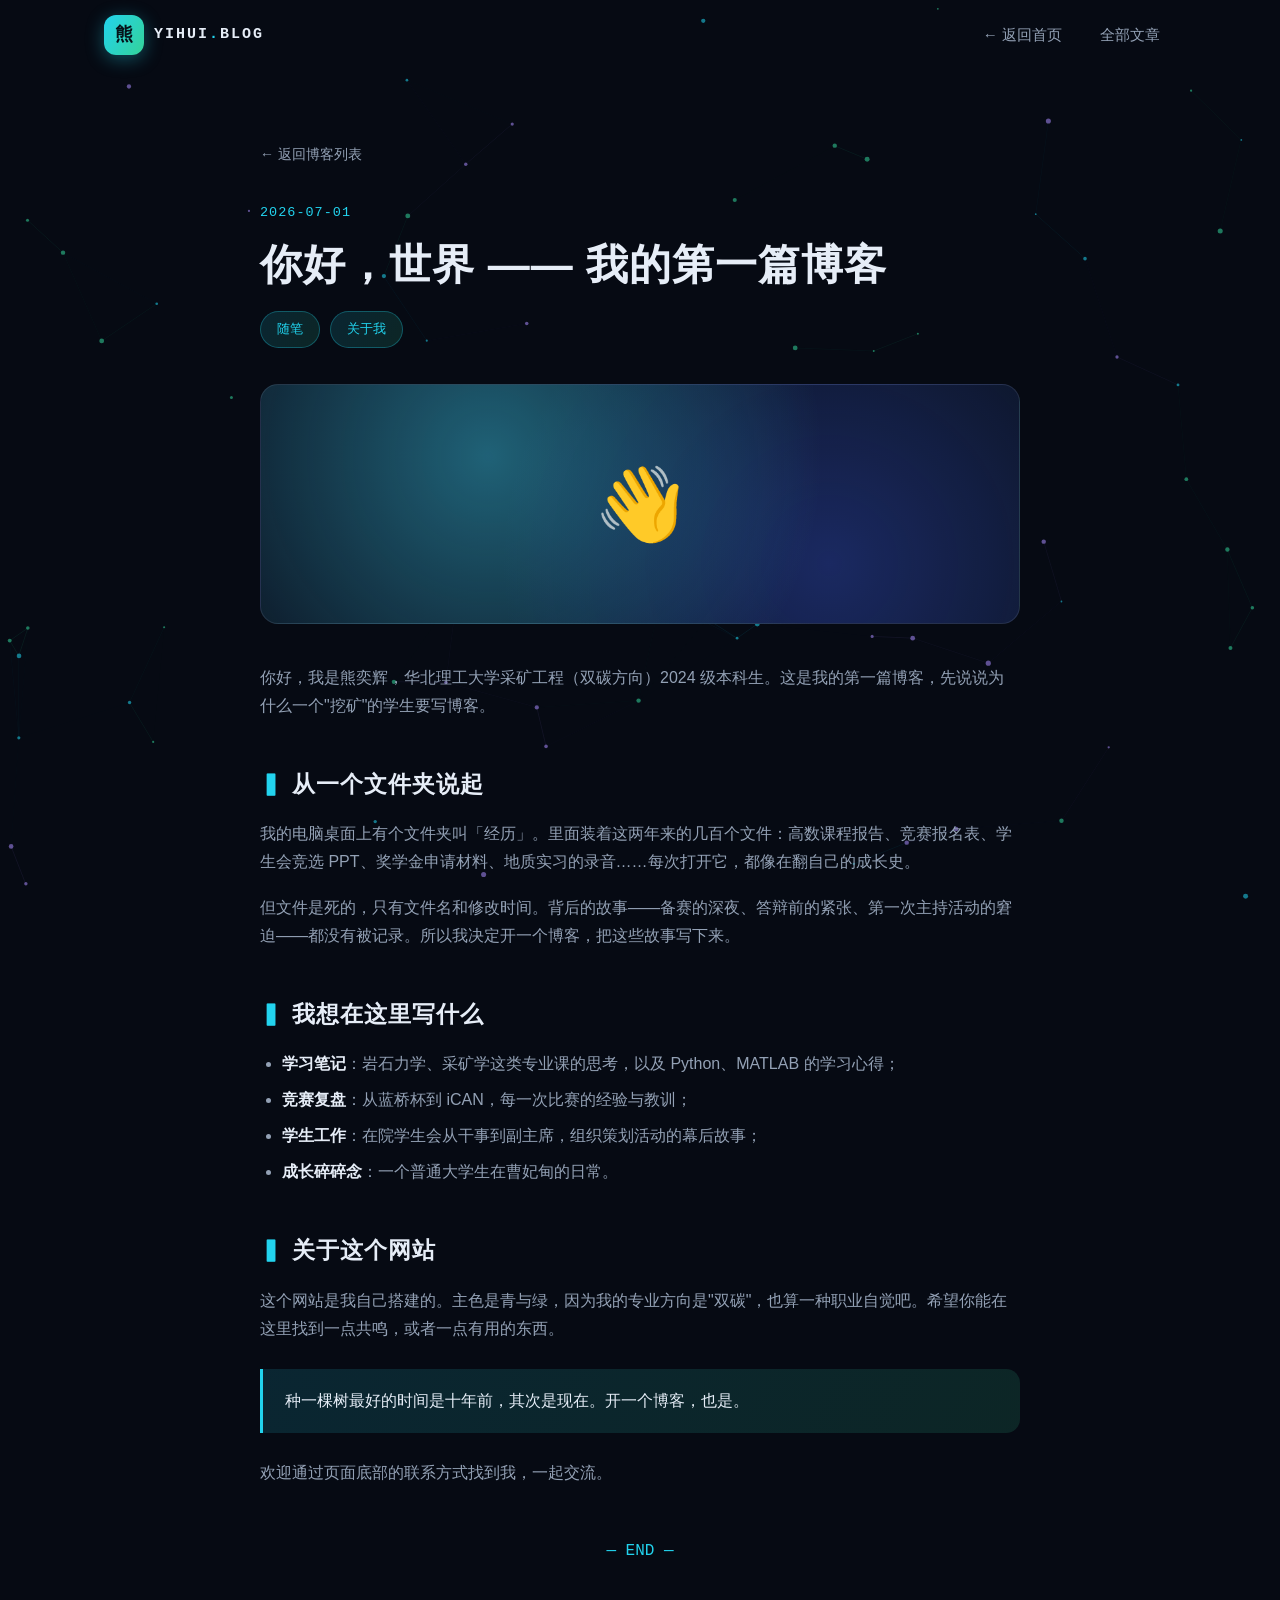
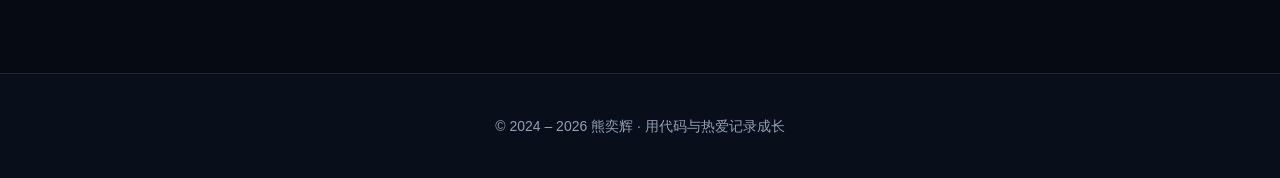
<file: posts/hello-world.html>
<!DOCTYPE html>
<html lang="zh-CN">
<head>
  <meta charset="UTF-8" />
  <meta name="viewport" content="width=device-width, initial-scale=1.0" />
  <title>你好，世界 —— 我的第一篇博客 | 熊奕辉</title>
  <meta name="description" content="为什么一个采矿工程的学生要开一个博客？从「经历」文件夹说起。" />
  <link rel="icon" href="data:image/svg+xml,%3Csvg xmlns='http://www.w3.org/2000/svg' viewBox='0 0 64 64'%3E%3Cdefs%3E%3ClinearGradient id='g' x1='0' y1='0' x2='1' y2='1'%3E%3Cstop offset='0' stop-color='%2322d3ee'/%3E%3Cstop offset='1' stop-color='%2334d399'/%3E%3C/linearGradient%3E%3C/defs%3E%3Crect width='64' height='64' rx='14' fill='%23060a13'/%3E%3Cpath d='M18 46 L32 16 L46 46' stroke='url(%23g)' stroke-width='6' stroke-linecap='round' stroke-linejoin='round' fill='none'/%3E%3Ccircle cx='32' cy='20' r='4' fill='%23fbbf24'/%3E%3C/svg%3E" />
  <link rel="stylesheet" href="../css/style.css" />
</head>
<body>
  <canvas id="bg-canvas" aria-hidden="true"></canvas>
  <div id="scroll-progress"></div>
  <nav id="navbar">
    <div class="nav-inner">
      <a href="../index.html" class="brand">
        <span class="brand-mark">熊</span>
        <span class="brand-text">YIHUI<span class="brand-dot">.</span>BLOG</span>
      </a>
      <ul class="nav-menu">
        <li><a href="../index.html" class="nav-link">← 返回首页</a></li>
        <li><a href="../index.html#blog" class="nav-link">全部文章</a></li>
      </ul>
    </div>
  </nav>

  <div class="post-page">
    <div class="post-page-inner">
      <a class="post-back" href="../index.html#blog">← 返回博客列表</a>
      <header class="post-page-header">
        <span class="post-date">2026-07-01</span>
        <h1>你好，世界 —— 我的第一篇博客</h1>
        <div class="post-tags">
          <span class="tag">随笔</span>
          <span class="tag">关于我</span>
        </div>
      </header>
      <div class="post-page-cover" style="--hue:190"><span>👋</span></div>

      <article class="prose">
        <p>你好，我是熊奕辉，华北理工大学采矿工程（双碳方向）2024 级本科生。这是我的第一篇博客，先说说为什么一个"挖矿"的学生要写博客。</p>

        <h2>从一个文件夹说起</h2>
        <p>我的电脑桌面上有个文件夹叫「经历」。里面装着这两年来的几百个文件：高数课程报告、竞赛报名表、学生会竞选 PPT、奖学金申请材料、地质实习的录音……每次打开它，都像在翻自己的成长史。</p>
        <p>但文件是死的，只有文件名和修改时间。背后的故事——备赛的深夜、答辩前的紧张、第一次主持活动的窘迫——都没有被记录。所以我决定开一个博客，把这些故事写下来。</p>

        <h2>我想在这里写什么</h2>
        <ul>
          <li><strong>学习笔记</strong>：岩石力学、采矿学这类专业课的思考，以及 Python、MATLAB 的学习心得；</li>
          <li><strong>竞赛复盘</strong>：从蓝桥杯到 iCAN，每一次比赛的经验与教训；</li>
          <li><strong>学生工作</strong>：在院学生会从干事到副主席，组织策划活动的幕后故事；</li>
          <li><strong>成长碎碎念</strong>：一个普通大学生在曹妃甸的日常。</li>
        </ul>

        <h2>关于这个网站</h2>
        <p>这个网站是我自己搭建的。主色是青与绿，因为我的专业方向是"双碳"，也算一种职业自觉吧。希望你能在这里找到一点共鸣，或者一点有用的东西。</p>

        <blockquote>种一棵树最好的时间是十年前，其次是现在。开一个博客，也是。</blockquote>

        <p>欢迎通过页面底部的联系方式找到我，一起交流。</p>

        <p class="end-mark">— END —</p>
      </article>
    </div>
  </div>

  <footer class="footer">
    <div class="container footer-inner">
      <p>© 2024 – 2026 熊奕辉 · 用代码与热爱记录成长</p>
    </div>
  </footer>

  <script src="../js/main.js"></script>
</body>
</html>
</file>
<file: css/style.css>
/* ============================================================
   熊奕辉 · 个人博客  主题样式
   暗色科技风 · 玻璃拟态 · 青绿渐变
   ============================================================ */

:root {
  --bg: #060a13;
  --bg-soft: #0b1322;
  --surface: rgba(148, 163, 184, 0.06);
  --surface-strong: rgba(148, 163, 184, 0.1);
  --border: rgba(148, 163, 184, 0.16);
  --text: #e6edf7;
  --muted: #93a1b5;
  --cyan: #22d3ee;
  --emerald: #34d399;
  --amber: #fbbf24;
  --rose: #fb7185;
  --violet: #a78bfa;
  --grad: linear-gradient(120deg, #22d3ee 0%, #34d399 100%);
  --grad-soft: linear-gradient(120deg, rgba(34, 211, 238, 0.14), rgba(52, 211, 153, 0.14));
  --radius: 18px;
  --mono: "Cascadia Code", "SF Mono", Consolas, "Courier New", monospace;
  --sans: "PingFang SC", "Microsoft YaHei", "Noto Sans SC", "Segoe UI", sans-serif;
}

* { margin: 0; padding: 0; box-sizing: border-box; }

html { scroll-behavior: smooth; }

body {
  background: var(--bg);
  color: var(--text);
  font-family: var(--sans);
  line-height: 1.75;
  overflow-x: hidden;
  position: relative;
  min-height: 100vh;
}

/* 背景粒子画布 */
#bg-canvas {
  position: fixed;
  inset: 0;
  z-index: 0;
  pointer-events: none;
  opacity: 0.85;
}

/* 顶部滚动进度条 */
#scroll-progress {
  position: fixed;
  top: 0; left: 0;
  height: 3px;
  width: 0;
  background: var(--grad);
  z-index: 1001;
  box-shadow: 0 0 12px rgba(34, 211, 238, 0.7);
}

/* ============ 导航 ============ */
#navbar {
  position: fixed;
  top: 0; left: 0; right: 0;
  z-index: 1000;
  padding: 14px 0;
  transition: background 0.3s, box-shadow 0.3s, padding 0.3s;
}
#navbar.scrolled {
  background: rgba(6, 10, 19, 0.72);
  backdrop-filter: blur(16px);
  -webkit-backdrop-filter: blur(16px);
  border-bottom: 1px solid var(--border);
  padding: 8px 0;
}
.nav-inner {
  max-width: 1120px;
  margin: 0 auto;
  padding: 0 24px;
  display: flex;
  align-items: center;
  justify-content: space-between;
}
.brand { display: flex; align-items: center; gap: 10px; text-decoration: none; }
.brand-mark {
  width: 40px; height: 40px;
  display: grid; place-items: center;
  border-radius: 12px;
  background: var(--grad);
  color: #06121a;
  font-weight: 800;
  font-size: 18px;
  box-shadow: 0 4px 18px rgba(34, 211, 238, 0.35);
}
.brand-text {
  font-family: var(--mono);
  font-size: 15px;
  letter-spacing: 2px;
  color: var(--text);
  font-weight: 700;
}
.brand-dot { color: var(--cyan); }
.nav-menu { display: flex; list-style: none; gap: 6px; }
.nav-link {
  display: block;
  padding: 8px 16px;
  color: var(--muted);
  text-decoration: none;
  font-size: 15px;
  border-radius: 10px;
  transition: color 0.25s, background 0.25s;
  position: relative;
}
.nav-link:hover { color: var(--text); background: var(--surface); }
.nav-link.active { color: var(--cyan); }
.nav-link.active::after {
  content: "";
  position: absolute;
  left: 16px; right: 16px; bottom: 2px;
  height: 2px;
  border-radius: 2px;
  background: var(--grad);
}
.nav-toggle {
  display: none;
  flex-direction: column;
  gap: 5px;
  background: none;
  border: 1px solid var(--border);
  border-radius: 10px;
  padding: 10px;
  cursor: pointer;
}
.nav-toggle span {
  width: 22px; height: 2px;
  background: var(--text);
  border-radius: 2px;
  transition: transform 0.3s, opacity 0.3s;
}
.nav-toggle.open span:nth-child(1) { transform: translateY(7px) rotate(45deg); }
.nav-toggle.open span:nth-child(2) { opacity: 0; }
.nav-toggle.open span:nth-child(3) { transform: translateY(-7px) rotate(-45deg); }

/* ============ 首屏 ============ */
.hero {
  position: relative;
  z-index: 1;
  min-height: 100vh;
  display: flex;
  flex-direction: column;
  align-items: center;
  justify-content: center;
  text-align: center;
  padding: 120px 24px 80px;
}
.hero-content { max-width: 860px; }
.hero-hello {
  font-family: var(--mono);
  color: var(--cyan);
  font-size: 17px;
  letter-spacing: 1px;
  margin-bottom: 14px;
}
.hero-name {
  font-size: clamp(56px, 10vw, 104px);
  font-weight: 900;
  line-height: 1.1;
  letter-spacing: 6px;
  background: var(--grad);
  -webkit-background-clip: text;
  background-clip: text;
  -webkit-text-fill-color: transparent;
  filter: drop-shadow(0 6px 30px rgba(34, 211, 238, 0.25));
  margin-bottom: 18px;
}
.hero-role {
  font-size: clamp(18px, 3vw, 24px);
  font-weight: 600;
  min-height: 1.6em;
  margin-bottom: 14px;
}
#typed { color: var(--emerald); }
.caret {
  color: var(--cyan);
  animation: blink 0.9s step-end infinite;
  font-weight: 300;
}
@keyframes blink { 50% { opacity: 0; } }
.hero-desc {
  color: var(--muted);
  font-size: 16px;
  margin-bottom: 34px;
}
.hero-actions { display: flex; gap: 16px; justify-content: center; margin-bottom: 56px; }

.btn {
  display: inline-block;
  padding: 13px 32px;
  border-radius: 999px;
  font-size: 15px;
  font-weight: 700;
  text-decoration: none;
  letter-spacing: 1px;
  transition: transform 0.25s, box-shadow 0.25s, background 0.25s;
  cursor: pointer;
  border: none;
}
.btn-primary {
  background: var(--grad);
  color: #06121a;
  box-shadow: 0 6px 24px rgba(34, 211, 238, 0.35);
}
.btn-primary:hover { transform: translateY(-3px); box-shadow: 0 10px 32px rgba(34, 211, 238, 0.5); }
.btn-ghost {
  border: 1px solid var(--border);
  color: var(--text);
  background: var(--surface);
  backdrop-filter: blur(8px);
}
.btn-ghost:hover { transform: translateY(-3px); border-color: var(--cyan); color: var(--cyan); }

.hero-stats {
  display: grid;
  grid-template-columns: repeat(4, 1fr);
  gap: 18px;
  max-width: 760px;
  margin: 0 auto;
}
.stat {
  background: var(--surface);
  border: 1px solid var(--border);
  border-radius: var(--radius);
  padding: 20px 12px;
  backdrop-filter: blur(10px);
  transition: transform 0.3s, border-color 0.3s;
}
.stat:hover { transform: translateY(-4px); border-color: rgba(34, 211, 238, 0.5); }
.stat-num {
  display: block;
  font-size: 34px;
  font-weight: 900;
  font-family: var(--mono);
  background: var(--grad);
  -webkit-background-clip: text;
  background-clip: text;
  -webkit-text-fill-color: transparent;
}
.stat-label { display: block; font-size: 13px; color: var(--muted); margin-top: 4px; line-height: 1.5; }
.stat-label small { font-size: 11px; opacity: 0.8; }

.scroll-hint {
  position: absolute;
  bottom: 34px;
  left: 50%;
  transform: translateX(-50%);
}
.mouse {
  width: 26px; height: 42px;
  border: 2px solid var(--muted);
  border-radius: 14px;
  display: flex;
  justify-content: center;
  padding-top: 8px;
  opacity: 0.7;
}
.wheel {
  width: 4px; height: 8px;
  border-radius: 3px;
  background: var(--cyan);
  animation: wheel 1.6s ease-in-out infinite;
}
@keyframes wheel {
  0% { transform: translateY(0); opacity: 1; }
  70% { transform: translateY(12px); opacity: 0; }
  100% { transform: translateY(0); opacity: 0; }
}

/* ============ 通用版块 ============ */
.section {
  position: relative;
  z-index: 1;
  padding: 100px 24px;
}
.section-alt {
  background: linear-gradient(180deg, transparent, rgba(11, 19, 34, 0.55), transparent);
}
.container { max-width: 1120px; margin: 0 auto; }
.section-head {
  display: flex;
  align-items: center;
  gap: 18px;
  margin-bottom: 14px;
}
.section-index {
  font-family: var(--mono);
  color: var(--cyan);
  font-size: 15px;
  border: 1px solid rgba(34, 211, 238, 0.4);
  border-radius: 8px;
  padding: 2px 10px;
}
.section-title {
  font-size: clamp(28px, 4vw, 38px);
  font-weight: 800;
  letter-spacing: 2px;
  white-space: nowrap;
}
.section-line {
  flex: 1;
  height: 1px;
  background: linear-gradient(90deg, rgba(34, 211, 238, 0.4), transparent);
}
.section-sub { color: var(--muted); font-size: 15px; margin-bottom: 44px; margin-left: 8px; }

/* ============ 01 关于我 ============ */
.about-grid {
  display: grid;
  grid-template-columns: 340px 1fr;
  gap: 48px;
  align-items: start;
  margin-top: 40px;
}
.photo-frame {
  position: relative;
  border-radius: 22px;
  padding: 10px;
  background: var(--surface);
  border: 1px solid var(--border);
  box-shadow: 0 20px 60px rgba(0, 0, 0, 0.45);
}
.photo-frame::before {
  content: "";
  position: absolute;
  inset: -2px;
  border-radius: 24px;
  padding: 2px;
  background: var(--grad);
  -webkit-mask: linear-gradient(#000 0 0) content-box, linear-gradient(#000 0 0);
  -webkit-mask-composite: xor;
  mask-composite: exclude;
  opacity: 0.65;
  pointer-events: none;
}
.photo-frame img {
  width: 100%;
  border-radius: 14px;
  display: block;
}
.photo-badge {
  position: absolute;
  bottom: 24px; left: 50%;
  transform: translateX(-50%);
  background: rgba(6, 10, 19, 0.78);
  backdrop-filter: blur(8px);
  border: 1px solid rgba(34, 211, 238, 0.4);
  color: var(--cyan);
  font-size: 13px;
  font-weight: 700;
  letter-spacing: 2px;
  padding: 6px 18px;
  border-radius: 999px;
  white-space: nowrap;
}
.about-lead { font-size: 17px; margin-bottom: 16px; }
.about-text p { color: var(--muted); margin-bottom: 14px; font-size: 15.5px; }
.about-text strong { color: var(--text); }
.about-text em { color: var(--emerald); font-style: normal; }
.about-tags { display: flex; flex-wrap: wrap; gap: 10px; margin: 20px 0; }
.tag {
  font-size: 13px;
  padding: 6px 16px;
  border-radius: 999px;
  background: var(--grad-soft);
  border: 1px solid rgba(34, 211, 238, 0.3);
  color: var(--cyan);
}
.about-meta { list-style: none; display: flex; flex-wrap: wrap; gap: 18px; margin-top: 10px; }
.about-meta li { color: var(--muted); font-size: 14px; }
.meta-icon { margin-right: 4px; }

/* ============ 02 简历 ============ */
.resume-grid {
  display: grid;
  grid-template-columns: minmax(320px, 430px) 1fr;
  gap: 48px;
  align-items: start;
  margin-top: 40px;
}
.resume-card {
  position: sticky;
  top: 100px;
}
.resume-frame {
  border-radius: 18px;
  overflow: hidden;
  border: 1px solid var(--border);
  box-shadow: 0 24px 70px rgba(0, 0, 0, 0.55);
  background: #fff;
  transition: transform 0.3s;
}
.resume-frame:hover { transform: translateY(-4px); }
.resume-frame img { width: 100%; display: block; }
.resume-actions { display: flex; gap: 12px; margin-top: 18px; }
.resume-highlights { display: flex; flex-direction: column; gap: 22px; }
.hl-item {
  display: flex;
  gap: 20px;
  background: var(--surface);
  border: 1px solid var(--border);
  border-radius: var(--radius);
  padding: 24px;
  backdrop-filter: blur(10px);
  transition: transform 0.3s, border-color 0.3s;
}
.hl-item:hover { transform: translateX(6px); border-color: rgba(52, 211, 153, 0.5); }
.hl-num {
  font-family: var(--mono);
  font-size: 30px;
  font-weight: 800;
  color: transparent;
  background: var(--grad);
  -webkit-background-clip: text;
  background-clip: text;
  line-height: 1.2;
  flex-shrink: 0;
}
.hl-item h3 { font-size: 18px; margin-bottom: 6px; }
.hl-item p { color: var(--muted); font-size: 14.5px; }

/* ============ 03 技能 ============ */
.skills-grid {
  display: grid;
  grid-template-columns: 1.2fr 1fr;
  gap: 48px;
  margin-top: 40px;
}
.skill { margin-bottom: 26px; }
.skill-top {
  display: flex;
  justify-content: space-between;
  font-size: 15px;
  margin-bottom: 10px;
}
.skill-top span:last-child { color: var(--cyan); font-family: var(--mono); font-size: 13px; }
.skill-bar {
  height: 10px;
  border-radius: 999px;
  background: var(--surface-strong);
  overflow: hidden;
  border: 1px solid var(--border);
}
.skill-fill {
  height: 100%;
  width: 0;
  border-radius: 999px;
  background: var(--grad);
  box-shadow: 0 0 14px rgba(34, 211, 238, 0.6);
  transition: width 1.3s cubic-bezier(0.22, 1, 0.36, 1);
}
.skill-fill.animated { width: var(--w); }
.cert-row { display: flex; flex-wrap: wrap; gap: 12px; margin-top: 30px; }
.cert {
  font-size: 13.5px;
  padding: 9px 18px;
  border-radius: 12px;
  background: var(--surface);
  border: 1px solid var(--border);
  color: var(--text);
}
.courses-title { font-size: 18px; margin-bottom: 16px; color: var(--emerald); }
.course-chips { display: flex; flex-wrap: wrap; gap: 12px; }
.course-chip {
  font-size: 14px;
  padding: 10px 20px;
  border-radius: 12px;
  background: var(--surface);
  border: 1px solid var(--border);
  color: var(--text);
  transition: all 0.25s;
}
.course-chip:hover {
  border-color: var(--cyan);
  color: var(--cyan);
  transform: translateY(-3px);
  box-shadow: 0 8px 22px rgba(34, 211, 238, 0.2);
}
.strength-note {
  margin-top: 26px;
  display: flex;
  gap: 14px;
  align-items: flex-start;
  background: var(--grad-soft);
  border: 1px solid rgba(52, 211, 153, 0.3);
  border-radius: var(--radius);
  padding: 20px 22px;
}
.strength-note p { color: var(--muted); font-size: 14.5px; }
.strength-note strong { color: var(--emerald); }
.strength-icon { font-size: 22px; }

/* ============ 04 荣誉 ============ */
.honor-group-title { font-size: 20px; margin: 44px 0 22px; }
.honor-group-title small { color: var(--muted); font-size: 14px; font-weight: 400; }
.award-grid {
  display: grid;
  grid-template-columns: repeat(3, 1fr);
  gap: 20px;
}
.award-card {
  position: relative;
  background: var(--surface);
  border: 1px solid var(--border);
  border-radius: var(--radius);
  padding: 26px 24px;
  backdrop-filter: blur(10px);
  transition: transform 0.3s, border-color 0.3s, box-shadow 0.3s;
  overflow: hidden;
}
.award-card::before {
  content: "";
  position: absolute;
  top: 0; left: 0; right: 0;
  height: 3px;
  background: var(--grad);
  opacity: 0;
  transition: opacity 0.3s;
}
.award-card:hover {
  transform: translateY(-6px);
  border-color: rgba(34, 211, 238, 0.45);
  box-shadow: 0 16px 44px rgba(0, 0, 0, 0.4);
}
.award-card:hover::before { opacity: 1; }
.award-card.award-national {
  border-color: rgba(251, 191, 36, 0.45);
  background: linear-gradient(140deg, rgba(251, 191, 36, 0.1), var(--surface));
}
.award-tier {
  display: inline-block;
  font-size: 12px;
  font-weight: 700;
  letter-spacing: 1px;
  padding: 3px 12px;
  border-radius: 999px;
  background: var(--grad-soft);
  color: var(--cyan);
  border: 1px solid rgba(34, 211, 238, 0.35);
  margin-bottom: 12px;
}
.award-national .award-tier {
  background: rgba(251, 191, 36, 0.14);
  color: var(--amber);
  border-color: rgba(251, 191, 36, 0.45);
}
.award-card h4 { font-size: 16.5px; margin-bottom: 8px; line-height: 1.5; }
.award-prize {
  font-family: var(--mono);
  font-size: 18px;
  font-weight: 800;
  background: var(--grad);
  -webkit-background-clip: text;
  background-clip: text;
  -webkit-text-fill-color: transparent;
}
.award-national .award-prize { background: none; background-clip: unset; -webkit-text-fill-color: var(--amber); }
.award-note { color: var(--muted); font-size: 13px; margin-top: 6px; }

.badge-grid {
  display: grid;
  grid-template-columns: repeat(3, 1fr);
  gap: 20px;
}
.badge-card {
  background: var(--surface);
  border: 1px solid var(--border);
  border-radius: var(--radius);
  padding: 26px 24px;
  text-align: center;
  transition: transform 0.3s, border-color 0.3s;
}
.badge-card:hover { transform: translateY(-6px); border-color: rgba(167, 139, 250, 0.5); }
.badge-icon { font-size: 34px; display: block; margin-bottom: 10px; }
.badge-card h4 { font-size: 16px; margin-bottom: 6px; }
.badge-card p { color: var(--muted); font-size: 13px; }

/* ============ 05 经历时间线 ============ */
.timeline {
  position: relative;
  max-width: 760px;
  margin: 48px auto 0;
  padding-left: 34px;
}
.timeline::before {
  content: "";
  position: absolute;
  left: 9px; top: 6px; bottom: 6px;
  width: 2px;
  background: linear-gradient(180deg, var(--cyan), var(--emerald), transparent);
}
.tl-item { position: relative; margin-bottom: 34px; }
.tl-dot {
  position: absolute;
  left: -34px; top: 8px;
  width: 20px; height: 20px;
  border-radius: 50%;
  background: var(--bg);
  border: 3px solid var(--cyan);
  box-shadow: 0 0 14px rgba(34, 211, 238, 0.7);
}
.tl-dot-future { border-color: var(--violet); box-shadow: 0 0 14px rgba(167, 139, 250, 0.7); }
.tl-time {
  display: inline-block;
  font-family: var(--mono);
  font-size: 13px;
  color: var(--cyan);
  background: rgba(34, 211, 238, 0.1);
  border: 1px solid rgba(34, 211, 238, 0.3);
  padding: 2px 12px;
  border-radius: 999px;
  margin-bottom: 10px;
}
.tl-card {
  background: var(--surface);
  border: 1px solid var(--border);
  border-radius: var(--radius);
  padding: 22px 26px;
  backdrop-filter: blur(10px);
  transition: transform 0.3s, border-color 0.3s;
}
.tl-card:hover { transform: translateX(6px); border-color: rgba(34, 211, 238, 0.45); }
.tl-card h3 { font-size: 17px; margin-bottom: 6px; }
.tl-card p { color: var(--muted); font-size: 14.5px; }

/* ============ 06 博客 ============ */
.post-grid {
  display: grid;
  grid-template-columns: repeat(3, 1fr);
  gap: 24px;
  margin-top: 40px;
}
.post-card {
  background: var(--surface);
  border: 1px solid var(--border);
  border-radius: var(--radius);
  overflow: hidden;
  backdrop-filter: blur(10px);
  transition: transform 0.3s, border-color 0.3s, box-shadow 0.3s;
  display: flex;
  flex-direction: column;
}
.post-card:hover {
  transform: translateY(-8px);
  border-color: rgba(34, 211, 238, 0.45);
  box-shadow: 0 20px 50px rgba(0, 0, 0, 0.45);
}
.post-cover {
  height: 150px;
  display: grid;
  place-items: center;
  background:
    radial-gradient(circle at 30% 30%, hsla(var(--hue), 90%, 60%, 0.35), transparent 60%),
    radial-gradient(circle at 75% 75%, hsla(calc(var(--hue) + 40), 90%, 60%, 0.25), transparent 55%),
    var(--bg-soft);
  border-bottom: 1px solid var(--border);
}
.post-emoji { font-size: 52px; filter: drop-shadow(0 6px 18px rgba(0,0,0,0.5)); }
.post-body { padding: 22px 24px 24px; display: flex; flex-direction: column; flex: 1; }
.post-body time { font-family: var(--mono); font-size: 12.5px; color: var(--muted); }
.post-body h3 { font-size: 17px; margin: 8px 0 10px; line-height: 1.5; }
.post-body h3 a { color: var(--text); text-decoration: none; transition: color 0.25s; }
.post-body h3 a:hover { color: var(--cyan); }
.post-body p { color: var(--muted); font-size: 14px; flex: 1; }
.post-more {
  margin-top: 16px;
  color: var(--cyan);
  font-size: 14px;
  text-decoration: none;
  font-weight: 600;
}

/* ============ 07 联系 ============ */
.contact-grid {
  display: grid;
  grid-template-columns: repeat(3, 1fr);
  gap: 24px;
  margin-top: 40px;
}
.contact-card {
  display: block;
  background: var(--surface);
  border: 1px solid var(--border);
  border-radius: var(--radius);
  padding: 34px 26px;
  text-align: center;
  text-decoration: none;
  color: var(--text);
  backdrop-filter: blur(10px);
  transition: transform 0.3s, border-color 0.3s, box-shadow 0.3s;
}
a.contact-card:hover {
  transform: translateY(-6px);
  border-color: rgba(34, 211, 238, 0.5);
  box-shadow: 0 16px 44px rgba(0, 0, 0, 0.4);
}
.contact-icon { font-size: 38px; display: block; margin-bottom: 12px; }
.contact-card h3 { font-size: 16px; color: var(--muted); margin-bottom: 8px; font-weight: 500; }
.contact-card p { font-size: 18px; font-weight: 700; letter-spacing: 0.5px; word-break: break-all; }

/* ============ 页脚 ============ */
.footer {
  position: relative;
  z-index: 1;
  border-top: 1px solid var(--border);
  padding: 40px 24px;
  text-align: center;
  background: rgba(11, 19, 34, 0.5);
}
.footer-inner p { color: var(--muted); font-size: 14px; }
.footer-sub { font-size: 13px !important; opacity: 0.75; margin-top: 4px; }

/* ============ 滚动显现动画 ============ */
.reveal {
  opacity: 0;
  transform: translateY(34px);
  transition: opacity 0.7s ease, transform 0.7s cubic-bezier(0.22, 1, 0.36, 1);
}
.reveal.visible { opacity: 1; transform: translateY(0); }

/* ============ 文章详情页 ============ */
.post-page { position: relative; z-index: 1; padding: 140px 24px 90px; }
.post-page-inner { max-width: 760px; margin: 0 auto; }
.post-back {
  display: inline-flex;
  align-items: center;
  gap: 8px;
  color: var(--muted);
  text-decoration: none;
  font-size: 14px;
  margin-bottom: 30px;
  transition: color 0.25s;
}
.post-back:hover { color: var(--cyan); }
.post-page-header { margin-bottom: 36px; }
.post-page-header .post-date {
  font-family: var(--mono);
  color: var(--cyan);
  font-size: 13.5px;
  letter-spacing: 1px;
}
.post-page-header h1 {
  font-size: clamp(28px, 5vw, 42px);
  line-height: 1.35;
  margin: 12px 0 18px;
  letter-spacing: 1px;
}
.post-page-header .post-tags { display: flex; gap: 10px; flex-wrap: wrap; }
.post-page-cover {
  height: 240px;
  border-radius: var(--radius);
  margin-bottom: 40px;
  display: grid;
  place-items: center;
  background:
    radial-gradient(circle at 30% 30%, hsla(var(--hue), 90%, 60%, 0.4), transparent 60%),
    radial-gradient(circle at 75% 75%, hsla(calc(var(--hue) + 40), 90%, 60%, 0.3), transparent 55%),
    var(--bg-soft);
  border: 1px solid var(--border);
}
.post-page-cover span { font-size: 72px; }
.prose { color: var(--muted); font-size: 16px; }
.prose h2 { color: var(--text); font-size: 23px; margin: 44px 0 16px; letter-spacing: 1px; }
.prose h2::before { content: "▍"; color: var(--cyan); margin-right: 8px; }
.prose p { margin-bottom: 18px; }
.prose ul { margin: 0 0 18px 22px; }
.prose li { margin-bottom: 8px; }
.prose strong { color: var(--text); }
.prose blockquote {
  border-left: 3px solid var(--cyan);
  background: var(--grad-soft);
  border-radius: 0 14px 14px 0;
  padding: 18px 22px;
  margin: 26px 0;
  color: var(--text);
}
.prose .end-mark { text-align: center; color: var(--cyan); margin-top: 50px; font-family: var(--mono); }

/* ============ 响应式 ============ */
@media (max-width: 900px) {
  .nav-toggle { display: flex; }
  .nav-menu {
    position: fixed;
    top: 64px; left: 16px; right: 16px;
    flex-direction: column;
    background: rgba(6, 10, 19, 0.95);
    backdrop-filter: blur(20px);
    border: 1px solid var(--border);
    border-radius: 16px;
    padding: 14px;
    transform: translateY(-14px);
    opacity: 0;
    pointer-events: none;
    transition: transform 0.3s, opacity 0.3s;
    z-index: 1002;
  }
  .nav-menu.open { transform: translateY(0); opacity: 1; pointer-events: auto; }
  .nav-link { padding: 13px 18px; font-size: 16px; }

  .hero-stats { grid-template-columns: repeat(2, 1fr); }
  .about-grid, .resume-grid, .skills-grid { grid-template-columns: 1fr; }
  .resume-card { position: static; }
  .award-grid, .badge-grid, .post-grid, .contact-grid { grid-template-columns: repeat(2, 1fr); }
}
@media (max-width: 600px) {
  .award-grid, .badge-grid, .post-grid, .contact-grid { grid-template-columns: 1fr; }
  .section { padding: 72px 18px; }
  .hero { padding: 110px 18px 70px; }
  .hero-actions { flex-direction: column; align-items: stretch; }
  .btn { text-align: center; }
  .about-grid { gap: 30px; }
  .resume-actions { flex-direction: column; }
}

@media (prefers-reduced-motion: reduce) {
  *, *::before, *::after { animation-duration: 0.01ms !important; transition-duration: 0.01ms !important; }
  html { scroll-behavior: auto; }
}
</file>
